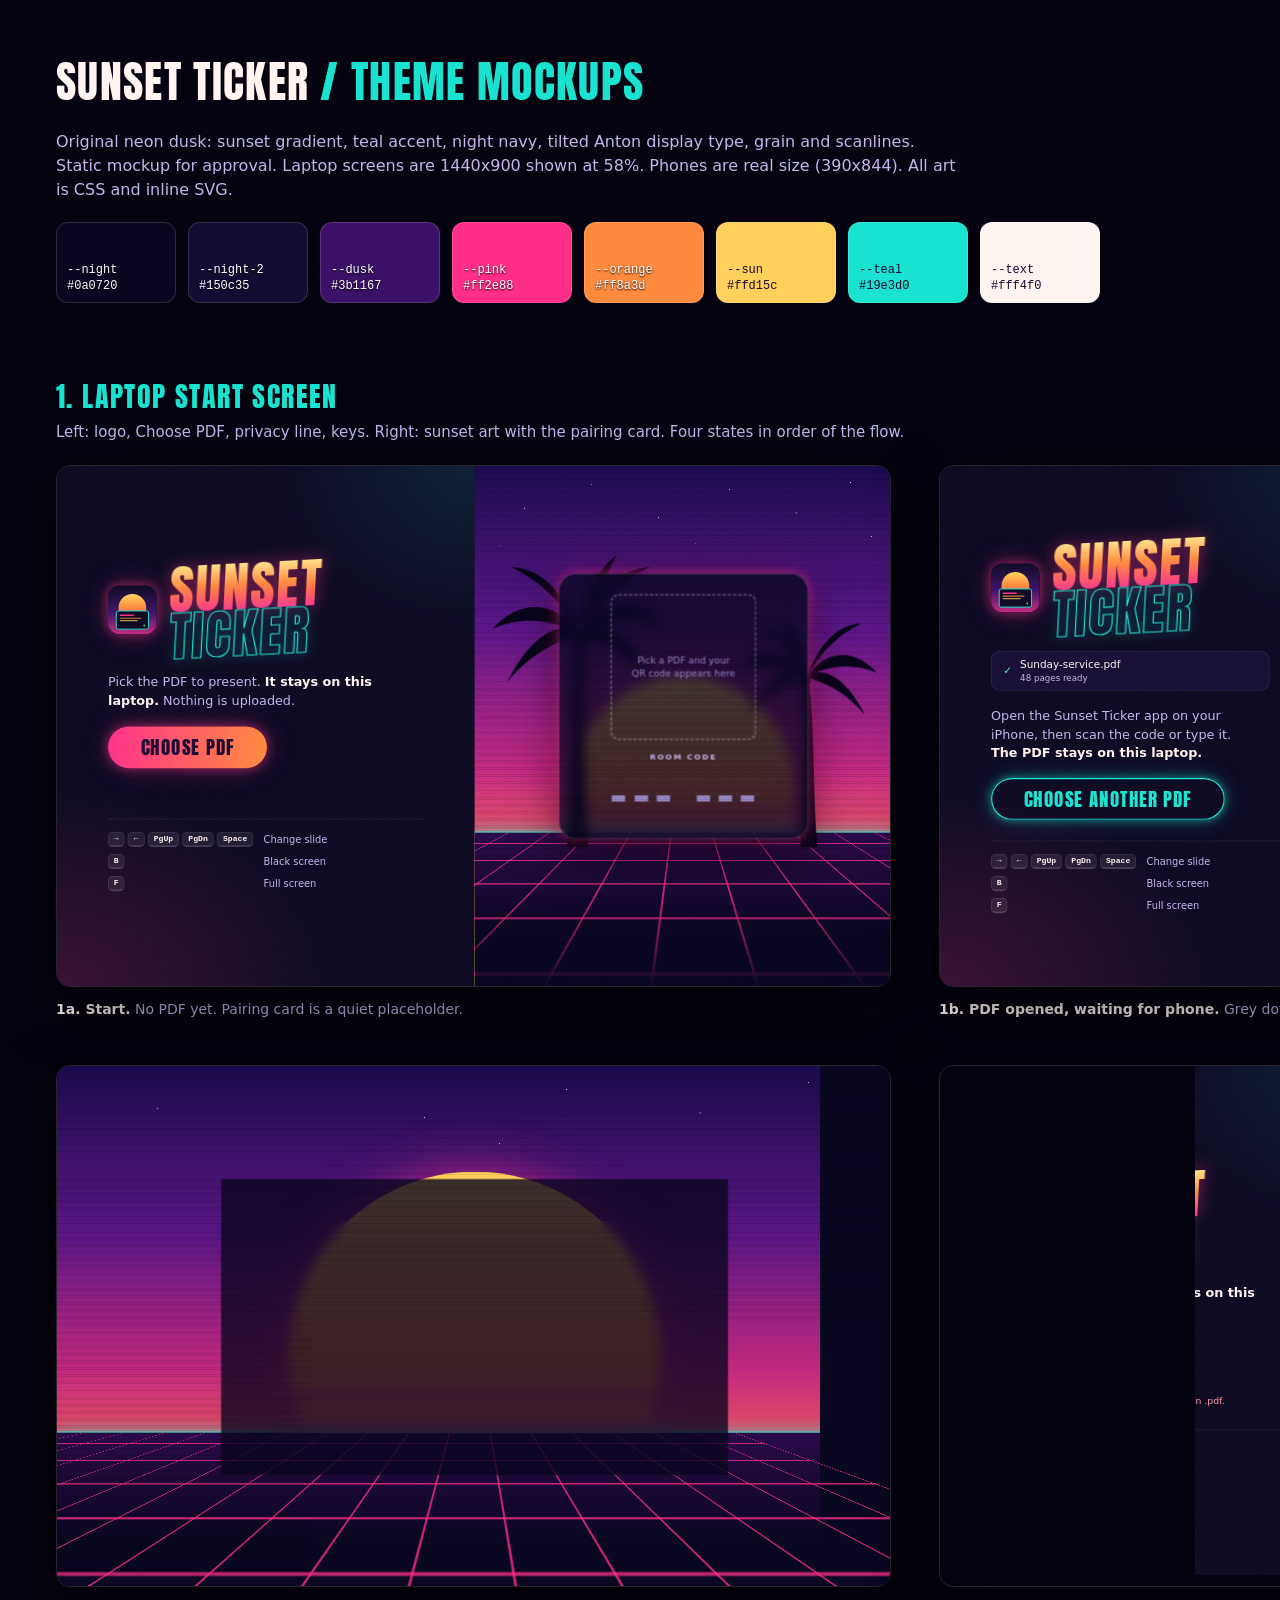
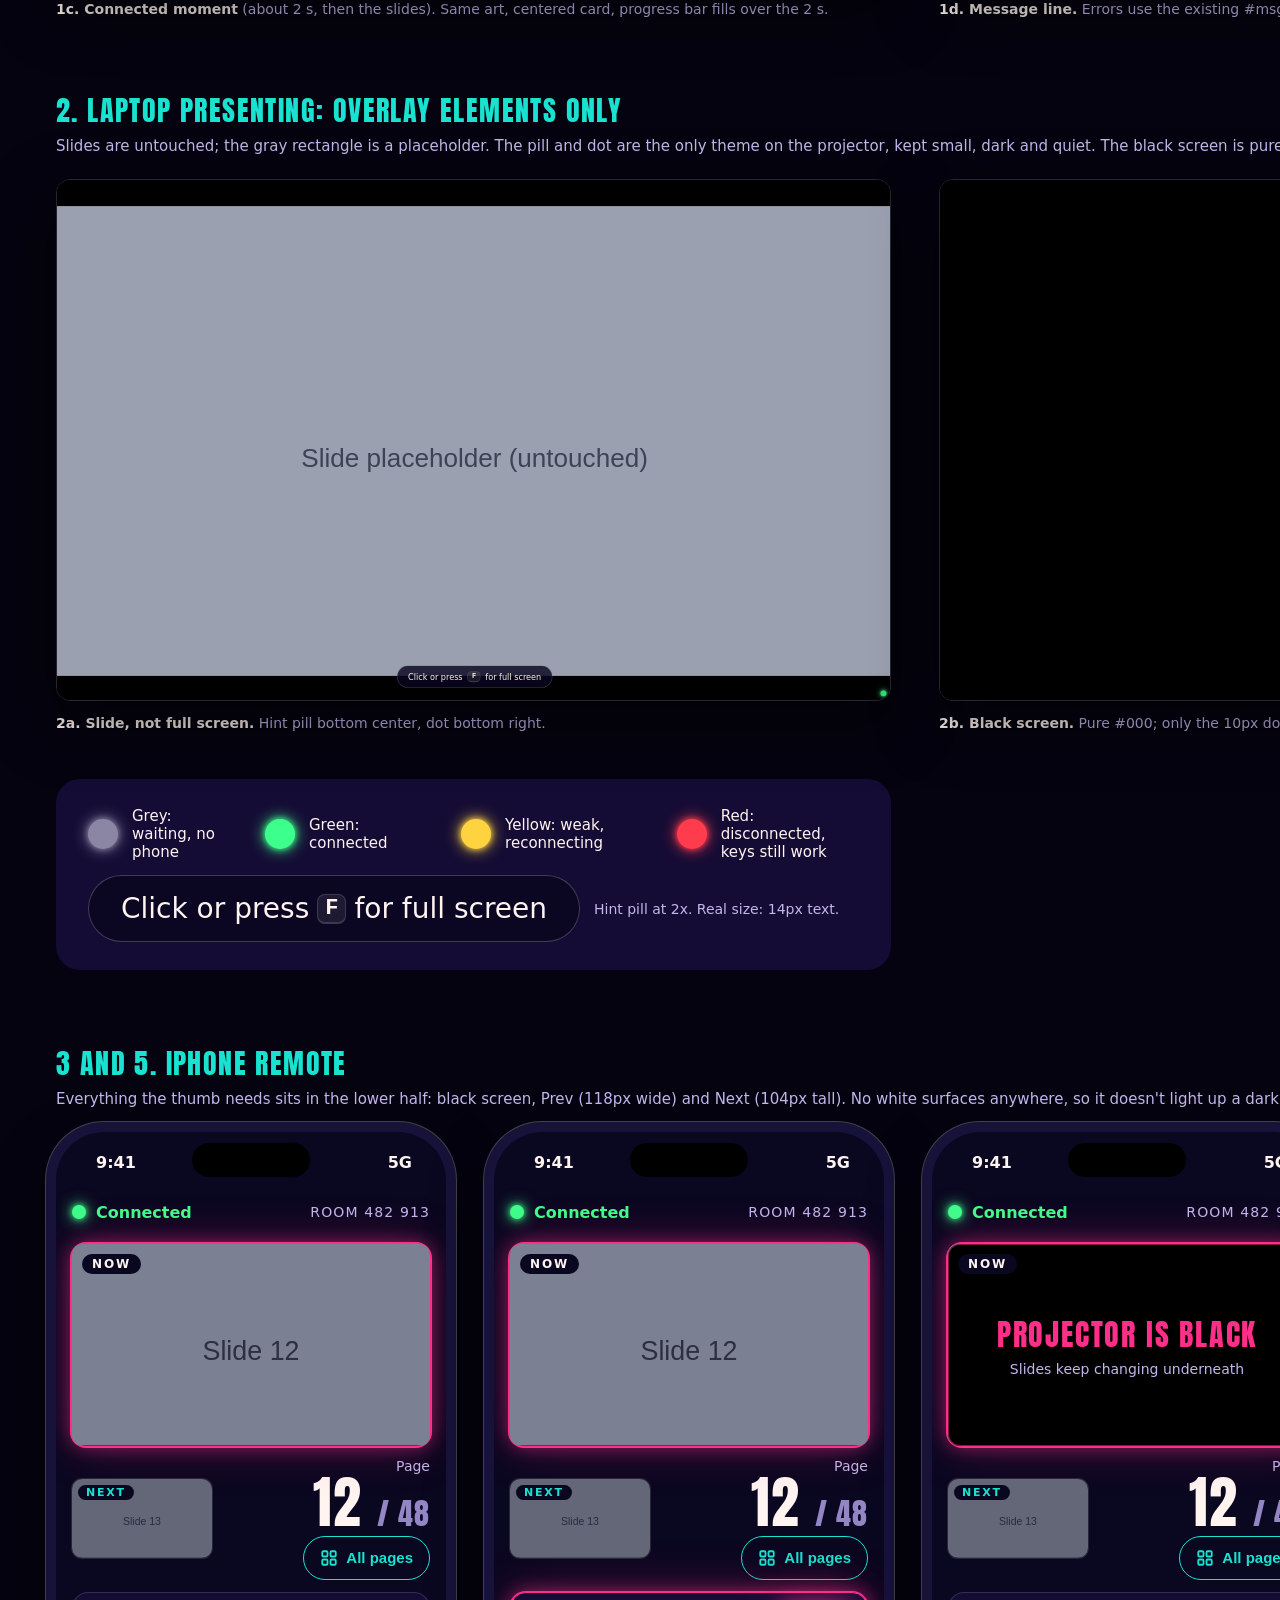
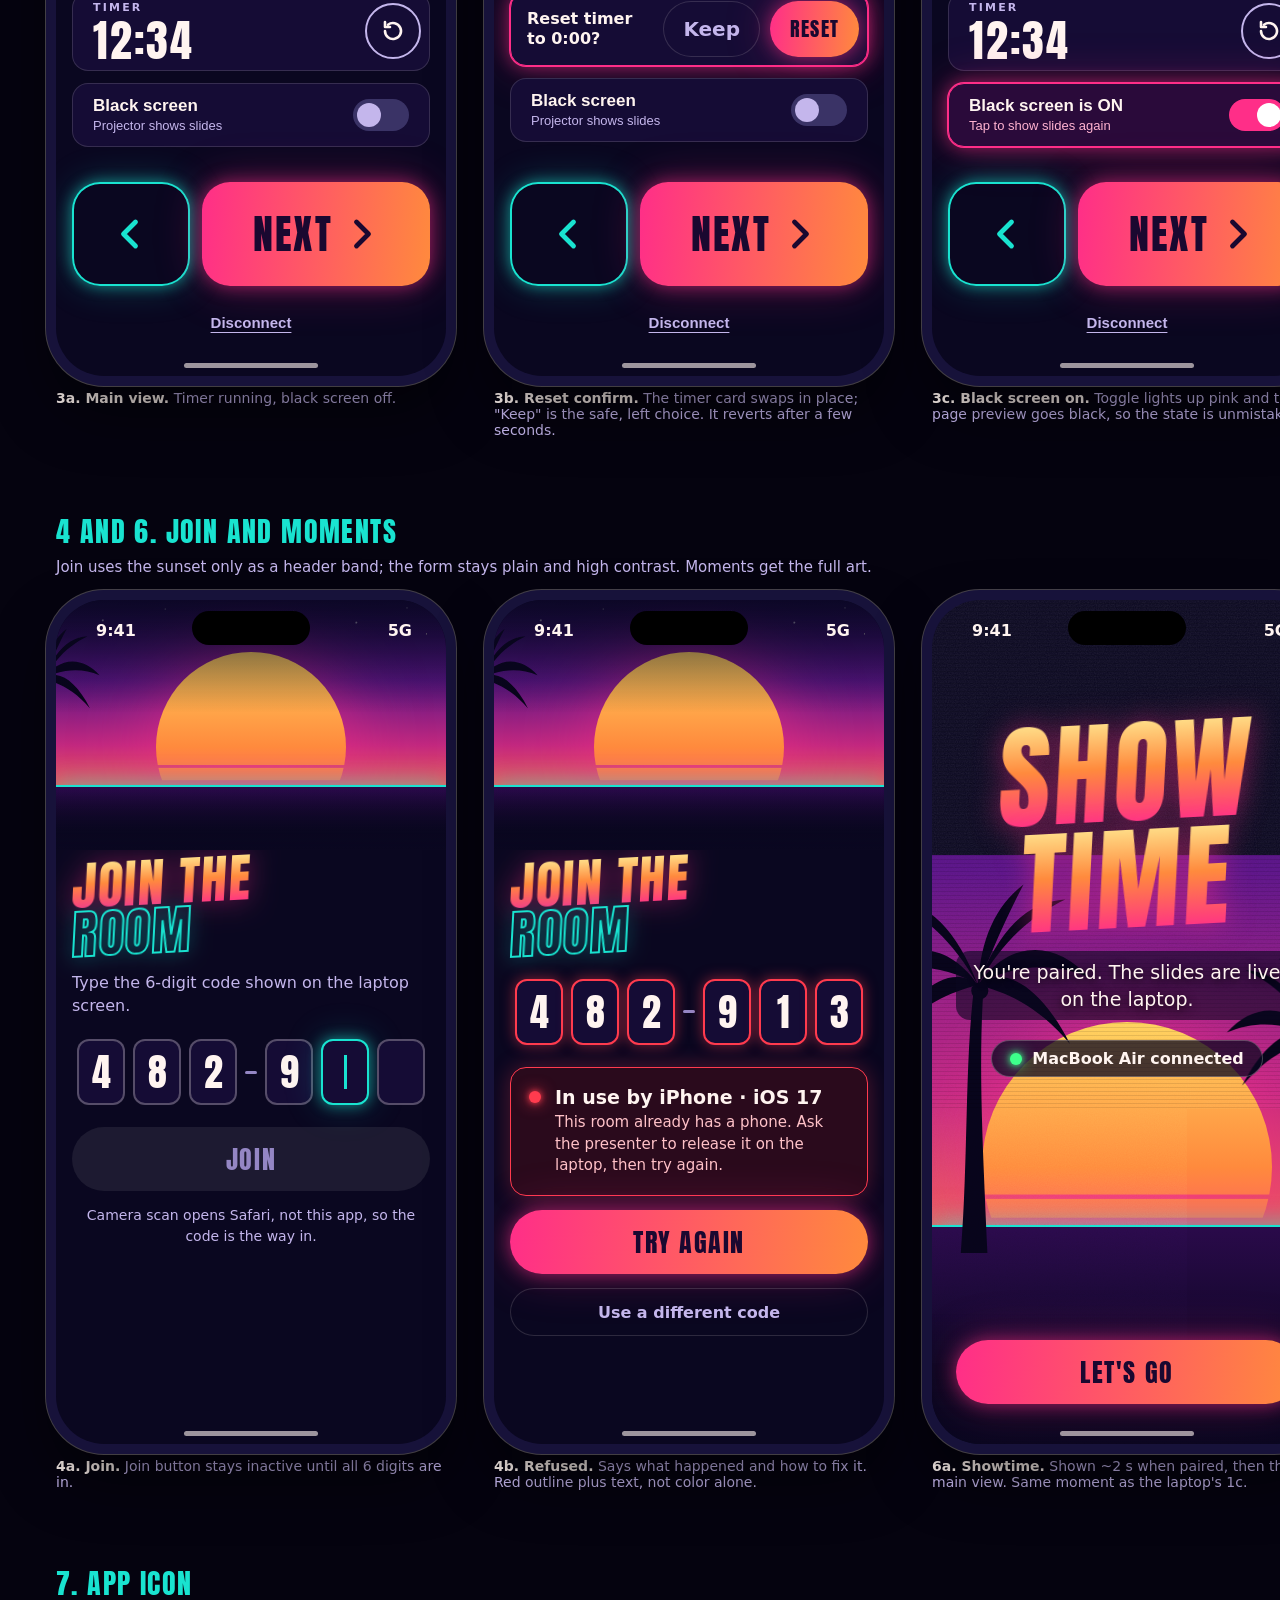
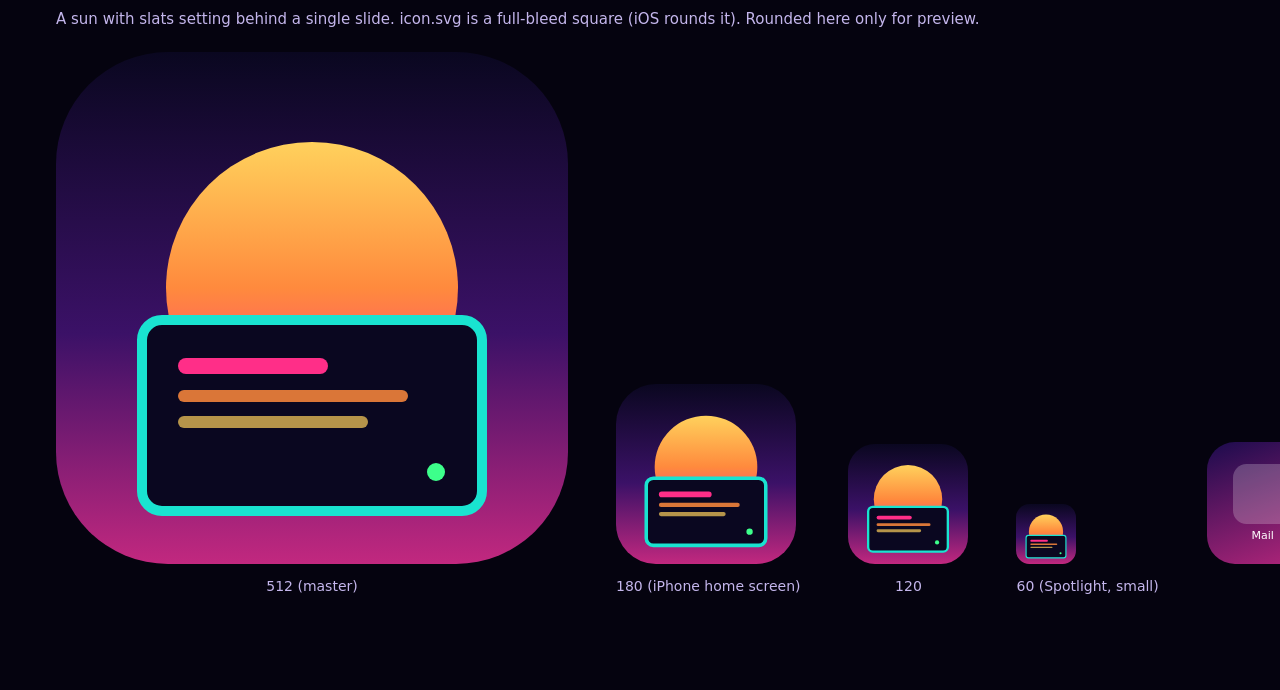
<file: design-system/index.html>
<!doctype html>
<html lang="en">
<head>
<meta charset="utf-8">
<meta name="viewport" content="width=device-width, initial-scale=1">
<title>Sunset Ticker: theme mockups</title>
<link rel="preconnect" href="https://fonts.googleapis.com">
<link rel="preconnect" href="https://fonts.gstatic.com" crossorigin>
<link href="https://fonts.googleapis.com/css2?family=Anton&display=swap" rel="stylesheet">
<link rel="stylesheet" href="tokens.css">
<style>
*, *::before, *::after { box-sizing: border-box; }
body { margin: 0; background: #05030f; color: var(--text); font-family: var(--font-body); }
.page { width: 1900px; padding: 48px 56px 96px; }
.page > header h1 { font-family: var(--font-display); font-weight: 400; font-size: 44px; margin: 0; letter-spacing: var(--track-display); text-transform: uppercase; }
.page > header p { color: var(--text-soft); max-width: 900px; line-height: 1.5; }
.sw { display: flex; gap: 12px; flex-wrap: wrap; margin: 20px 0 8px; }
.sw span { width: 120px; padding: 40px 10px 8px; border-radius: 12px; font: 12px/1.3 ui-monospace, Menlo, monospace; color: #fff; text-shadow: 0 1px 2px #000; border: 1px solid var(--line); }
h2.sec { font-family: var(--font-display); font-weight: 400; font-size: 28px; letter-spacing: .05em; text-transform: uppercase; color: var(--teal); margin: 72px 0 6px; }
.note { color: var(--text-soft); margin: 0 0 24px; font-size: 15px; }
.row { display: flex; flex-wrap: wrap; gap: 48px 48px; align-items: flex-start; }
figure { margin: 0; }
figure:has(> .phone) { width: 390px; }
figcaption { margin-top: 14px; font-size: 14px; color: var(--text-soft); }
figcaption b { color: var(--text); }

/* ---- scaled laptop frame: real 1440x900 inside, shown at 58% ---- */
.lap-wrap { width: 835px; height: 522px; border-radius: 14px; overflow: hidden; border: 1px solid var(--line); box-shadow: 0 20px 60px rgba(0,0,0,.6); position: relative; }
.lap { width: 1440px; height: 900px; transform: scale(.58); transform-origin: 0 0; position: absolute; left: 0; top: 0; background: var(--night); overflow: hidden; }

/* ======================= SHARED ART ======================= */
.art { position: absolute; inset: 0; overflow: hidden; --horizon: 30%; --sun-w: 380px; background: var(--grad-sunset); }
.art::before { content: ""; position: absolute; inset: 0; background: var(--tex-grain); opacity: .16; mix-blend-mode: overlay; z-index: 6; pointer-events: none; }
.art::after  { content: ""; position: absolute; inset: 0; background: var(--tex-scan); opacity: .45; z-index: 6; pointer-events: none; }
.art .stars { position: absolute; inset: 0 0 55% 0; background:
  radial-gradient(1.5px 1.5px at 12% 18%, #fff, transparent), radial-gradient(1px 1px at 28% 8%, #fff, transparent),
  radial-gradient(1.5px 1.5px at 44% 22%, #fff, transparent), radial-gradient(1px 1px at 61% 10%, #fff, transparent),
  radial-gradient(1.5px 1.5px at 77% 20%, #fff, transparent), radial-gradient(1px 1px at 90% 7%, #fff, transparent),
  radial-gradient(1px 1px at 6% 34%, #ffd, transparent), radial-gradient(1px 1px at 53% 33%, #ffd, transparent), radial-gradient(1px 1px at 95% 30%, #ffd, transparent); }
.art .sun { position: absolute; left: 50%; transform: translateX(-50%); width: var(--sun-w); height: var(--sun-w); bottom: calc(var(--horizon) - var(--sun-w) * .30); filter: drop-shadow(0 0 40px rgba(255,46,136,.6)); }
.art .floor { position: absolute; left: 0; right: 0; bottom: 0; height: var(--horizon); background: linear-gradient(180deg, #2a0a4a 0%, #0a0720 70%); border-top: 2px solid var(--teal); box-shadow: 0 -2px 24px rgba(25,227,208,.55); overflow: hidden; z-index: 2; }
.art .floor::before { content: ""; position: absolute; left: -60%; right: -60%; top: 0; bottom: -40%;
  background: repeating-linear-gradient(90deg, rgba(255,46,136,.75) 0 2px, transparent 2px 70px), repeating-linear-gradient(0deg, rgba(255,46,136,.75) 0 2px, transparent 2px 38px);
  transform: perspective(260px) rotateX(58deg); transform-origin: 50% 0; }
.art .floor::after { content: ""; position: absolute; inset: 0; background: linear-gradient(180deg, transparent 40%, #0a0720 100%); }
.art .palm { position: absolute; z-index: 3; fill: #07041a; bottom: calc(var(--horizon) - 28px); height: var(--palm-h, 520px); width: calc(var(--palm-h, 520px) * .6125); }
.art .palm.l { left: 24px; } .art .palm.r { right: -10px; transform: scaleX(-1) scale(.8); transform-origin: bottom center; }
.art .dim { position: absolute; inset: 0; z-index: 4; }

/* ======================= COMPONENTS ======================= */
.dot { --c: var(--st-grey); display: inline-block; width: 12px; height: 12px; border-radius: 50%; background: var(--c); box-shadow: 0 0 6px var(--c), 0 0 16px var(--c); flex: none; }
.dot.grey { --c: var(--st-grey); } .dot.green { --c: var(--st-green); } .dot.yellow { --c: var(--st-yellow); } .dot.red { --c: var(--st-red); }
.dot.pulse { animation: pulse 1.8s ease-in-out infinite; }
@keyframes pulse { 50% { opacity: .35; } }

.display { font-family: var(--font-display); font-weight: 400; text-transform: uppercase; letter-spacing: var(--track-display); line-height: .95; margin: 0; }
.tilt { display: inline-block; transform: var(--tilt); }
.grad-text { background: var(--grad-text); -webkit-background-clip: text; background-clip: text; color: transparent; filter: drop-shadow(0 0 14px rgba(255,46,136,.5)); }
.outline-text { color: transparent; -webkit-text-stroke: 2px var(--teal); filter: drop-shadow(0 0 10px rgba(25,227,208,.6)); }

.btn { display: inline-flex; align-items: center; justify-content: center; gap: 10px; min-height: var(--tap); padding: 0 40px; border: 0; border-radius: var(--r-pill); background: var(--grad-btn); color: var(--ink); font-family: var(--font-display); font-size: 26px; letter-spacing: .06em; text-transform: uppercase; box-shadow: var(--glow-pink); cursor: pointer; }
.btn:focus-visible { outline: none; box-shadow: var(--focus); }
.btn.ghost { background: transparent; color: var(--teal); box-shadow: inset 0 0 0 2px var(--teal), var(--glow-teal); }
.btn.quiet { background: transparent; color: var(--text-soft); box-shadow: inset 0 0 0 1px var(--line); font-family: var(--font-body); font-size: 16px; font-weight: 600; letter-spacing: 0; text-transform: none; padding: 0 22px; min-height: 48px; }
.btn.off { background: rgba(255,244,240,.08); color: var(--text-dim); box-shadow: none; }
.btn svg { width: 24px; height: 24px; fill: none; stroke: currentColor; stroke-width: 3; stroke-linecap: round; stroke-linejoin: round; }
kbd { font: 600 14px ui-monospace, Menlo, Consolas, monospace; color: var(--text); background: rgba(255,244,240,.08); border: 1px solid var(--line); border-bottom-width: 3px; border-radius: 8px; padding: 3px 9px; white-space: nowrap; }

/* ======================= LAPTOP START ======================= */
.start { display: grid; grid-template-columns: 1fr 1fr; height: 100%; }
.start .left { position: relative; padding: 0 88px; display: flex; flex-direction: column; justify-content: center; gap: 28px; background: radial-gradient(700px 500px at 0% 100%, rgba(255,46,136,.18), transparent 70%), radial-gradient(500px 400px at 100% 0%, rgba(25,227,208,.10), transparent 70%), var(--night); }
.start .left::after { content: ""; position: absolute; inset: 0; background: var(--tex-grain); opacity: .06; mix-blend-mode: screen; pointer-events: none; }
.start .right { position: relative; }
.logo { display: flex; align-items: center; gap: 22px; }
.logo img { width: 84px; height: 84px; border-radius: 20px; box-shadow: var(--glow-pink); }
.logo h1 { font-size: 92px; line-height: .88; }
.start .lead { font-size: 22px; line-height: 1.45; color: var(--text-soft); margin: 0; max-width: 460px; }
.start .lead b { color: var(--text); font-weight: 600; }
.start .actions { display: flex; align-items: center; gap: 24px; }
.start .btn { min-height: 72px; font-size: 32px; padding: 0 56px; }
.msg { min-height: 1.4em; margin: 0; font-size: 16px; color: var(--text); }
.keys { display: grid; grid-template-columns: auto auto; justify-content: start; gap: 12px 18px; align-items: center; margin: 8px 0 0; padding: 22px 0 0; border-top: 1px solid var(--line); font-size: 17px; color: var(--text-soft); }
.keys dt { display: flex; gap: 6px; } .keys dd { margin: 0; }
.file-chip { display: inline-flex; align-items: center; gap: 14px; padding: 12px 20px; border-radius: var(--r-md); background: var(--night-2); border: 1px solid var(--line); font-size: 18px; max-width: 480px; }
.file-chip small { color: var(--text-soft); font-size: 15px; }
.file-chip .ok { color: var(--st-green); font-weight: 700; }

.pair { position: absolute; z-index: 5; left: 50%; top: 46%; transform: translate(-50%, -50%); width: 430px; padding: 34px 34px 30px; text-align: center; border-radius: 30px; background: rgba(10,7,32,.78); border: 1px solid rgba(255,244,240,.22); backdrop-filter: blur(10px); box-shadow: 0 30px 80px rgba(0,0,0,.55), var(--glow-pink); }
.qr { width: 252px; height: 252px; margin: 0 auto 22px; padding: 14px; background: #fff; border-radius: 14px; }
.qr svg { display: block; width: 100%; height: 100%; }
.qr.empty { background: transparent; border: 3px dashed rgba(255,244,240,.28); display: grid; place-items: center; color: var(--text-dim); font-size: 16px; line-height: 1.4; padding: 30px; }
.label { font-size: 13px; font-weight: 700; letter-spacing: .22em; text-transform: uppercase; color: var(--text-soft); }
.code { font-family: var(--font-display); font-size: 92px; line-height: 1; letter-spacing: .1em; margin: 6px 0 4px; padding-left: .1em; text-shadow: 0 0 22px rgba(25,227,208,.55); }
.code.empty { color: var(--text-dim); text-shadow: none; }
.pair .how { margin: 8px 0 0; font-size: 16px; line-height: 1.45; color: var(--text-soft); }
.status-line { display: flex; align-items: center; justify-content: center; gap: 12px; margin-top: 20px; padding-top: 18px; border-top: 1px solid var(--line); font-size: 17px; color: var(--text); }

.moment { position: absolute; inset: 0; z-index: 5; display: grid; place-items: center; }
.moment .card { text-align: center; padding: 48px 80px 44px; border-radius: 34px; background: rgba(10,7,32,.8); border: 1px solid rgba(255,244,240,.22); backdrop-filter: blur(10px); box-shadow: var(--glow-pink); }
.moment .card .display { font-size: 128px; }
.moment .dev { margin: 18px 0 0; font-size: 30px; font-weight: 600; display: flex; gap: 14px; align-items: center; justify-content: center; }
.moment .dev .dot { width: 18px; height: 18px; }
.bar { margin: 30px auto 0; width: 360px; height: 6px; border-radius: 3px; background: rgba(255,244,240,.14); overflow: hidden; }
.bar i { display: block; height: 100%; width: 70%; background: var(--grad-btn); box-shadow: var(--glow-pink); }
.moment .sub { margin: 14px 0 0; color: var(--text-soft); font-size: 18px; }

/* ======================= LAPTOP PRESENTING OVERLAY ======================= */
.stage { background: #000; position: absolute; inset: 0; display: grid; place-items: center; }
.stage .slide { width: 1440px; height: 810px; }
.stage .slide svg { display: block; width: 100%; height: 100%; }
.hint { position: absolute; left: 50%; bottom: 24px; transform: translateX(-50%); margin: 0; padding: 9px 18px; border-radius: var(--r-pill); background: rgba(10,7,32,.82); border: 1px solid rgba(255,244,240,.22); color: var(--text); font-size: 14px; display: flex; gap: 8px; align-items: center; white-space: nowrap; }
.hint kbd { font-size: 12px; padding: 1px 7px; border-bottom-width: 2px; }
.stage .dot { position: absolute; right: 10px; bottom: 10px; width: 10px; height: 10px; box-shadow: 0 0 5px var(--c), 0 0 12px var(--c); opacity: .85; }
.black { background: #000; position: absolute; inset: 0; }
.legend { display: grid; grid-template-columns: repeat(4, auto); gap: 14px 40px; align-items: center; padding: 28px 32px; background: var(--night-2); border-radius: var(--r-lg); width: 835px; }
.legend div { display: flex; align-items: center; gap: 14px; font-size: 15px; }
.legend .dot { width: 30px; height: 30px; }
.legend .zoom { grid-column: 1 / -1; }
.legend .hint { position: static; transform: none; font-size: 28px; padding: 16px 32px; }
.legend .hint kbd { font-size: 22px; }

/* ======================= PHONE ======================= */
.phone { width: 390px; height: 844px; position: relative; overflow: hidden; border-radius: 48px; background: var(--night); box-shadow: 0 0 0 10px #17123a, 0 0 0 11px rgba(255,244,240,.25), 0 30px 60px rgba(0,0,0,.6); display: flex; flex-direction: column; }
.phone .sb { position: absolute; top: 0; left: 0; right: 0; height: 54px; z-index: 9; display: flex; justify-content: space-between; align-items: center; padding: 6px 34px 0 40px; font: 600 16px var(--font-body); }
.phone .sb::after { content: ""; position: absolute; left: 50%; top: 11px; width: 118px; height: 34px; margin-left: -59px; border-radius: 20px; background: #000; }
.phone .home { position: absolute; bottom: 8px; left: 50%; width: 134px; height: 5px; margin-left: -67px; border-radius: 3px; background: rgba(255,244,240,.6); z-index: 9; }
.p-body { position: relative; z-index: 3; flex: 1; display: flex; flex-direction: column; gap: 12px; padding: 60px 16px 30px; min-height: 0; }
.p-top { display: flex; align-items: center; justify-content: space-between; height: 40px; }
.p-top .st { display: flex; align-items: center; gap: 10px; font-size: 16px; font-weight: 700; }
.p-top .st.green { color: var(--st-green); } .p-top .st.yellow { color: var(--st-yellow); } .p-top .st.red { color: var(--st-red); }
.p-top .st .dot { width: 14px; height: 14px; }
.p-top .room { font-size: 14px; color: var(--text-soft); letter-spacing: .08em; }
.ph { display: block; width: 100%; height: auto; border-radius: 10px; }
.now { position: relative; border-radius: 14px; box-shadow: 0 0 0 2px var(--pink), var(--glow-pink); }
.now .tag { position: absolute; left: 10px; top: 10px; padding: 3px 10px; border-radius: 999px; background: var(--night); color: var(--text); font: 700 12px var(--font-body); letter-spacing: .16em; }
.now .veil { position: absolute; inset: 0; border-radius: 12px; background: #000; display: grid; place-items: center; text-align: center; color: var(--pink); font-family: var(--font-display); font-size: 30px; letter-spacing: .06em; text-transform: uppercase; box-shadow: inset 0 0 0 1px rgba(255,46,136,.5); }
.now .veil small { display: block; font: 500 14px var(--font-body); letter-spacing: 0; text-transform: none; color: var(--text-soft); margin-top: 4px; }
.info { display: flex; gap: 14px; align-items: center; }
.next { position: relative; width: 140px; flex: none; }
.next .ph { opacity: .92; box-shadow: 0 0 0 1px var(--line); }
.next .tag { position: absolute; left: 6px; top: 6px; padding: 1px 8px; border-radius: 999px; background: var(--night); font: 700 11px var(--font-body); letter-spacing: .16em; color: var(--teal); }
.pg { flex: 1; text-align: right; }
.pg .n { font-family: var(--font-display); font-size: 56px; line-height: 1; letter-spacing: .02em; }
.pg .n span { color: var(--text-dim); font-size: 30px; }
.pg .l { font-size: 14px; color: var(--text-soft); }
.chip { display: inline-flex; align-items: center; gap: 8px; min-height: 44px; padding: 0 16px; margin-top: 6px; border-radius: 999px; border: 1px solid var(--teal); color: var(--teal); font-size: 15px; font-weight: 700; background: transparent; }
.chip svg { width: 18px; height: 18px; fill: none; stroke: currentColor; stroke-width: 2.4; }
.timer { display: flex; align-items: center; justify-content: space-between; padding: 8px 8px 8px 20px; min-height: 72px; border-radius: var(--r-md); background: var(--night-2); border: 1px solid var(--line); }
.timer .t { font-family: var(--font-display); font-size: 44px; letter-spacing: .04em; font-variant-numeric: tabular-nums; line-height: 1; }
.timer .t small { display: block; font: 700 11px var(--font-body); letter-spacing: .2em; color: var(--text-soft); margin-bottom: 4px; }
.round { width: var(--tap); height: var(--tap); border-radius: 50%; border: 2px solid var(--text-soft); background: transparent; color: var(--text); display: grid; place-items: center; }
.round svg { width: 24px; height: 24px; fill: none; stroke: currentColor; stroke-width: 2.6; stroke-linecap: round; stroke-linejoin: round; }
.timer.confirm { border-color: var(--pink); box-shadow: 0 0 0 1px var(--pink), var(--glow-pink); padding-left: 16px; gap: 10px; }
.timer.confirm .q { font-size: 16px; font-weight: 600; line-height: 1.25; flex: 1; }
.timer.confirm .btn { min-height: var(--tap); padding: 0 20px; font-size: 20px; }
.toggle { display: flex; align-items: center; justify-content: space-between; min-height: 64px; padding: 0 20px; border-radius: var(--r-md); background: var(--night-2); border: 1px solid var(--line); color: var(--text); font-size: 17px; font-weight: 700; width: 100%; text-align: left; }
.toggle small { display: block; font-weight: 500; font-size: 13px; color: var(--text-soft); margin-top: 2px; }
.sw-track { width: 56px; height: 32px; border-radius: 16px; background: #3a3366; position: relative; flex: none; }
.sw-track::after { content: ""; position: absolute; left: 4px; top: 4px; width: 24px; height: 24px; border-radius: 50%; background: var(--text-soft); }
.toggle.on { border-color: var(--pink); background: #2a0a3a; box-shadow: 0 0 0 1px var(--pink), var(--glow-pink); }
.toggle.on small { color: #ffb3d1; }
.toggle.on .sw-track { background: var(--pink); }
.toggle.on .sw-track::after { left: 28px; background: #fff; }
.nav { margin-top: auto; display: flex; gap: 12px; }
.nav .btn { min-height: 104px; border-radius: 28px; font-size: 40px; }
.nav .prev { width: 118px; padding: 0; }
.nav .nextb { flex: 1; }
.nav .btn svg { width: 36px; height: 36px; stroke-width: 3.2; }
.discon { align-self: center; min-height: 48px; padding: 0 20px; background: none; border: 0; color: var(--text-soft); font-size: 15px; font-weight: 600; text-decoration: underline; text-underline-offset: 4px; }

/* thumbs */
.th-head { display: flex; justify-content: space-between; align-items: center; min-height: 48px; }
.th-head .display { font-size: 34px; }
.th-grid { display: grid; grid-template-columns: repeat(3, 1fr); gap: 12px 10px; overflow: hidden; flex: 1; -webkit-mask-image: linear-gradient(#000 88%, transparent); mask-image: linear-gradient(#000 88%, transparent); }
.th { position: relative; text-align: center; font-size: 13px; color: var(--text-soft); }
.th .ph { border-radius: 6px; box-shadow: 0 0 0 1px var(--line); }
.th span { display: block; margin-top: 4px; }
.th.cur .ph { box-shadow: 0 0 0 3px var(--teal), var(--glow-teal); }
.th.cur span { color: var(--teal); font-weight: 700; }
.th.cur::after { content: "NOW"; position: absolute; left: 5px; top: 5px; padding: 1px 7px; border-radius: 999px; background: var(--teal); color: var(--ink); font: 800 10px var(--font-body); letter-spacing: .12em; }

/* join */
.join-art { position: relative; height: 250px; margin: -60px -16px 0; flex: none; }
.phone .join-art .art { --horizon: 26%; --sun-w: 190px; --palm-h: 190px; }
.join-art .art .dim { background: linear-gradient(rgba(10,7,32,.85), transparent 45%); }
.join-art::after { content: ""; position: absolute; left: 0; right: 0; bottom: 0; height: 60px; background: linear-gradient(transparent, var(--night)); z-index: 7; }
.join h2 { font-size: 52px; margin-top: -6px; }
.join p { margin: 0; color: var(--text-soft); font-size: 16px; line-height: 1.45; }
.digits { display: flex; gap: 8px; align-items: center; justify-content: center; margin: 8px 0; }
.digits .d { width: 48px; height: 66px; border-radius: 12px; background: var(--night-2); border: 2px solid rgba(255,244,240,.28); display: grid; place-items: center; font-family: var(--font-display); font-size: 38px; }
.digits .d.cur { border-color: var(--teal); box-shadow: var(--glow-teal); }
.digits .d.cur::after { content: ""; width: 3px; height: 34px; background: var(--teal); animation: pulse 1s steps(2) infinite; }
.digits .gap { width: 12px; height: 3px; background: var(--text-dim); border-radius: 2px; }
.digits.bad .d { border-color: var(--st-red); box-shadow: 0 0 14px rgba(255,59,78,.5); }
.refuse { display: flex; gap: 14px; padding: 18px 18px; border-radius: var(--r-md); background: #2a0a1c; border: 1px solid var(--st-red); box-shadow: 0 0 22px rgba(255,59,78,.3); }
.refuse .dot { margin-top: 5px; }
.refuse b { display: block; font-size: 19px; margin-bottom: 4px; }
.refuse span { color: #ffc2c8; font-size: 15px; line-height: 1.45; }

/* moments */
.phone .art { --horizon: 26%; --sun-w: 290px; --palm-h: 380px; z-index: 1; }
.phone .palm.l { left: -70px; } .phone .palm.r { right: -110px; }
.moment-p { position: relative; z-index: 5; flex: 1; display: flex; flex-direction: column; align-items: center; padding: 120px 24px 40px; text-align: center; }
.moment-p .display { font-size: 112px; }
.moment-p .sub { margin: 18px 0 0; padding: 8px 14px; border-radius: 14px; background: rgba(10,7,32,.6); font-size: 19px; line-height: 1.4; color: var(--text); text-shadow: 0 2px 10px #000; }
.moment-p .pill { margin-top: 20px; display: inline-flex; align-items: center; gap: 10px; padding: 8px 18px; border-radius: 999px; background: rgba(10,7,32,.75); border: 1px solid rgba(255,244,240,.25); font-weight: 700; }
.moment-p .bottom { margin-top: auto; width: 100%; display: flex; flex-direction: column; gap: 10px; position: relative; z-index: 6; }
.moment-p .btn { min-height: 64px; width: 100%; }
.moment-p .stat { padding: 8px 22px; border-radius: 16px; background: rgba(10,7,32,.78); font-family: var(--font-display); font-size: 40px; letter-spacing: .04em; }
.moment-p .stat small { display: block; font: 700 11px var(--font-body); letter-spacing: .2em; color: var(--text-soft); }

/* icon */
.icons { display: flex; gap: 48px; align-items: flex-end; flex-wrap: wrap; }
.icons img { display: block; }
.icons .r180 { border-radius: 40px; } .icons .r60 { border-radius: 13.5px; } .icons .r120 { border-radius: 27px; }
.icons figure { text-align: center; }
.home-strip { padding: 22px 26px; border-radius: 28px; background: linear-gradient(160deg, #1b0b4d, #c2287f 70%, #ff8a3d); display: flex; gap: 22px; align-items: flex-start; }
.home-strip div { width: 60px; text-align: center; font-size: 11px; color: #fff; }
.home-strip i { display: block; width: 60px; height: 60px; border-radius: 13.5px; background: rgba(255,255,255,.22); margin-bottom: 5px; }
.home-strip img { border-radius: 13.5px; margin-bottom: 5px; }
</style>
</head>
<body>

<!-- Shared art, defined once and reused with <use> -->
<svg width="0" height="0" style="position:absolute" aria-hidden="true">
  <defs>
    <linearGradient id="g-sun" x1="0" y1="0" x2="0" y2="1"><stop offset="0" stop-color="#ffd15c"/><stop offset=".5" stop-color="#ff8a3d"/><stop offset="1" stop-color="#ff2e88"/></linearGradient>
    <mask id="m-slats"><rect width="400" height="400" fill="#fff"/><rect y="238" width="400" height="6" fill="#000"/><rect y="270" width="400" height="10" fill="#000"/><rect y="306" width="400" height="14" fill="#000"/><rect y="346" width="400" height="20" fill="#000"/></mask>
    <symbol id="sunart" viewBox="0 0 400 400"><g mask="url(#m-slats)"><circle cx="200" cy="200" r="200" fill="url(#g-sun)"/></g></symbol>
    <!-- palm silhouette: curved trunk + 7 fronds -->
    <symbol id="palm" viewBox="0 0 245 400">
      <path d="M104 400 C 112 300 108 200 118 120 L 128 120 C 122 205 128 300 132 400 Z"/>
      <path d="M122 118 C 90 70 40 70 5 110 C 45 92 90 98 122 118Z"/>
      <path d="M122 118 C 95 95 55 120 25 180 C 60 138 95 125 122 118Z"/>
      <path d="M122 118 C 100 60 70 30 30 28 C 65 45 95 70 122 118Z"/>
      <path d="M122 118 C 154 70 204 70 239 110 C 199 92 154 98 122 118Z"/>
      <path d="M122 118 C 149 95 189 120 219 180 C 184 138 149 125 122 118Z"/>
      <path d="M122 118 C 144 60 174 30 214 28 C 179 45 149 70 122 118Z"/>
      <path d="M122 118 C 125 70 140 35 170 12 C 150 50 138 80 122 118Z"/>
      <circle cx="124" cy="124" r="9"/>
    </symbol>
    <symbol id="arrR" viewBox="0 0 24 24"><polyline points="9 4 17 12 9 20"/></symbol>
    <symbol id="arrL" viewBox="0 0 24 24"><polyline points="15 4 7 12 15 20"/></symbol>
    <symbol id="reset" viewBox="0 0 24 24"><path d="M4 12a8 8 0 1 0 3-6.2"/><polyline points="4 3 4 8 9 8"/></symbol>
    <symbol id="grid" viewBox="0 0 24 24"><rect x="3" y="3" width="7" height="7" rx="1.5"/><rect x="14" y="3" width="7" height="7" rx="1.5"/><rect x="3" y="14" width="7" height="7" rx="1.5"/><rect x="14" y="14" width="7" height="7" rx="1.5"/></symbol>
  </defs>
</svg>

<div class="page">
<header>
  <h1>Sunset Ticker <span style="color:var(--teal)">/ theme mockups</span></h1>
  <p>Original neon dusk: sunset gradient, teal accent, night navy, tilted Anton display type, grain and scanlines. Static mockup for approval. Laptop screens are 1440x900 shown at 58%. Phones are real size (390x844). All art is CSS and inline SVG.</p>
  <div class="sw">
    <span style="background:#0a0720">--night<br>#0a0720</span>
    <span style="background:#150c35">--night-2<br>#150c35</span>
    <span style="background:#3b1167">--dusk<br>#3b1167</span>
    <span style="background:#ff2e88">--pink<br>#ff2e88</span>
    <span style="background:#ff8a3d">--orange<br>#ff8a3d</span>
    <span style="background:#ffd15c;color:#1a0830;text-shadow:none">--sun<br>#ffd15c</span>
    <span style="background:#19e3d0;color:#1a0830;text-shadow:none">--teal<br>#19e3d0</span>
    <span style="background:#fff4f0;color:#1a0830;text-shadow:none">--text<br>#fff4f0</span>
  </div>
</header>

<!-- ============ 1. LAPTOP START ============ -->
<h2 class="sec">1. Laptop start screen</h2>
<p class="note">Left: logo, Choose PDF, privacy line, keys. Right: sunset art with the pairing card. Four states in order of the flow.</p>
<div class="row">

<figure><div class="lap-wrap"><div class="lap">
  <main class="start" id="start-a">
    <section class="left">
      <div class="logo"><img src="icon.svg" alt=""><h1 class="display"><span class="tilt grad-text">Sunset</span><br><span class="tilt outline-text">Ticker</span></h1></div>
      <p class="lead">Pick the PDF to present. <b>It stays on this laptop.</b> Nothing is uploaded.</p>
      <div class="actions"><label class="btn">Choose PDF</label></div>
      <p class="msg" role="status">&nbsp;</p>
      <dl class="keys">
        <dt><kbd>&rarr;</kbd><kbd>&larr;</kbd><kbd>PgUp</kbd><kbd>PgDn</kbd><kbd>Space</kbd></dt><dd>Change slide</dd>
        <dt><kbd>B</kbd></dt><dd>Black screen</dd>
        <dt><kbd>F</kbd></dt><dd>Full screen</dd>
      </dl>
    </section>
    <section class="right"><div class="art"><i class="stars"></i><svg class="sun"><use href="#sunart"/></svg><i class="floor"></i><svg class="palm l"><use href="#palm"/></svg><svg class="palm r"><use href="#palm"/></svg></div>
      <div class="pair">
        <div class="qr empty">Pick a PDF and your QR code appears here</div>
        <div class="label">Room code</div>
        <div class="code empty">--- ---</div>
      </div>
    </section>
  </main>
</div></div><figcaption><b>1a. Start.</b> No PDF yet. Pairing card is a quiet placeholder.</figcaption></figure>

<figure><div class="lap-wrap"><div class="lap">
  <main class="start" id="start-b">
    <section class="left">
      <div class="logo"><img src="icon.svg" alt=""><h1 class="display"><span class="tilt grad-text">Sunset</span><br><span class="tilt outline-text">Ticker</span></h1></div>
      <div class="file-chip"><span class="ok">&#10003;</span><span>Sunday-service.pdf<br><small>48 pages ready</small></span></div>
      <p class="lead">Open the Sunset Ticker app on your iPhone, then scan the code or type it. <b>The PDF stays on this laptop.</b></p>
      <div class="actions"><label class="btn ghost">Choose another PDF</label></div>
      <dl class="keys">
        <dt><kbd>&rarr;</kbd><kbd>&larr;</kbd><kbd>PgUp</kbd><kbd>PgDn</kbd><kbd>Space</kbd></dt><dd>Change slide</dd>
        <dt><kbd>B</kbd></dt><dd>Black screen</dd>
        <dt><kbd>F</kbd></dt><dd>Full screen</dd>
      </dl>
    </section>
    <section class="right"><div class="art"><i class="stars"></i><svg class="sun"><use href="#sunart"/></svg><i class="floor"></i><svg class="palm l"><use href="#palm"/></svg><svg class="palm r"><use href="#palm"/></svg></div>
      <div class="pair">
        <div class="qr"><svg viewBox="0 0 25 25" shape-rendering="crispEdges" role="img" aria-label="QR code placeholder"><g fill="#0a0720"><rect x="8" y="0" width="1" height="1"/><rect x="9" y="0" width="1" height="1"/><rect x="11" y="0" width="1" height="1"/><rect x="13" y="0" width="1" height="1"/><rect x="14" y="0" width="1" height="1"/><rect x="16" y="0" width="1" height="1"/><rect x="8" y="1" width="1" height="1"/><rect x="9" y="1" width="1" height="1"/><rect x="10" y="1" width="1" height="1"/><rect x="11" y="1" width="1" height="1"/><rect x="13" y="1" width="1" height="1"/><rect x="14" y="1" width="1" height="1"/><rect x="9" y="2" width="1" height="1"/><rect x="11" y="2" width="1" height="1"/><rect x="13" y="2" width="1" height="1"/><rect x="14" y="2" width="1" height="1"/><rect x="15" y="2" width="1" height="1"/><rect x="16" y="2" width="1" height="1"/><rect x="9" y="3" width="1" height="1"/><rect x="12" y="3" width="1" height="1"/><rect x="14" y="3" width="1" height="1"/><rect x="15" y="3" width="1" height="1"/><rect x="16" y="3" width="1" height="1"/><rect x="9" y="4" width="1" height="1"/><rect x="10" y="4" width="1" height="1"/><rect x="12" y="4" width="1" height="1"/><rect x="13" y="4" width="1" height="1"/><rect x="16" y="4" width="1" height="1"/><rect x="12" y="5" width="1" height="1"/><rect x="14" y="5" width="1" height="1"/><rect x="15" y="5" width="1" height="1"/><rect x="8" y="6" width="1" height="1"/><rect x="10" y="6" width="1" height="1"/><rect x="15" y="6" width="1" height="1"/><rect x="10" y="7" width="1" height="1"/><rect x="13" y="7" width="1" height="1"/><rect x="15" y="7" width="1" height="1"/><rect x="3" y="8" width="1" height="1"/><rect x="4" y="8" width="1" height="1"/><rect x="6" y="8" width="1" height="1"/><rect x="7" y="8" width="1" height="1"/><rect x="8" y="8" width="1" height="1"/><rect x="9" y="8" width="1" height="1"/><rect x="10" y="8" width="1" height="1"/><rect x="12" y="8" width="1" height="1"/><rect x="13" y="8" width="1" height="1"/><rect x="14" y="8" width="1" height="1"/><rect x="16" y="8" width="1" height="1"/><rect x="17" y="8" width="1" height="1"/><rect x="22" y="8" width="1" height="1"/><rect x="23" y="8" width="1" height="1"/><rect x="24" y="8" width="1" height="1"/><rect x="2" y="9" width="1" height="1"/><rect x="3" y="9" width="1" height="1"/><rect x="4" y="9" width="1" height="1"/><rect x="5" y="9" width="1" height="1"/><rect x="8" y="9" width="1" height="1"/><rect x="9" y="9" width="1" height="1"/><rect x="10" y="9" width="1" height="1"/><rect x="11" y="9" width="1" height="1"/><rect x="18" y="9" width="1" height="1"/><rect x="23" y="9" width="1" height="1"/><rect x="24" y="9" width="1" height="1"/><rect x="0" y="10" width="1" height="1"/><rect x="2" y="10" width="1" height="1"/><rect x="3" y="10" width="1" height="1"/><rect x="4" y="10" width="1" height="1"/><rect x="5" y="10" width="1" height="1"/><rect x="6" y="10" width="1" height="1"/><rect x="7" y="10" width="1" height="1"/><rect x="8" y="10" width="1" height="1"/><rect x="9" y="10" width="1" height="1"/><rect x="10" y="10" width="1" height="1"/><rect x="11" y="10" width="1" height="1"/><rect x="12" y="10" width="1" height="1"/><rect x="15" y="10" width="1" height="1"/><rect x="16" y="10" width="1" height="1"/><rect x="17" y="10" width="1" height="1"/><rect x="18" y="10" width="1" height="1"/><rect x="19" y="10" width="1" height="1"/><rect x="22" y="10" width="1" height="1"/><rect x="24" y="10" width="1" height="1"/><rect x="0" y="11" width="1" height="1"/><rect x="1" y="11" width="1" height="1"/><rect x="2" y="11" width="1" height="1"/><rect x="4" y="11" width="1" height="1"/><rect x="5" y="11" width="1" height="1"/><rect x="8" y="11" width="1" height="1"/><rect x="10" y="11" width="1" height="1"/><rect x="15" y="11" width="1" height="1"/><rect x="16" y="11" width="1" height="1"/><rect x="17" y="11" width="1" height="1"/><rect x="21" y="11" width="1" height="1"/><rect x="22" y="11" width="1" height="1"/><rect x="4" y="12" width="1" height="1"/><rect x="6" y="12" width="1" height="1"/><rect x="7" y="12" width="1" height="1"/><rect x="8" y="12" width="1" height="1"/><rect x="9" y="12" width="1" height="1"/><rect x="10" y="12" width="1" height="1"/><rect x="13" y="12" width="1" height="1"/><rect x="17" y="12" width="1" height="1"/><rect x="18" y="12" width="1" height="1"/><rect x="19" y="12" width="1" height="1"/><rect x="20" y="12" width="1" height="1"/><rect x="21" y="12" width="1" height="1"/><rect x="0" y="13" width="1" height="1"/><rect x="3" y="13" width="1" height="1"/><rect x="8" y="13" width="1" height="1"/><rect x="9" y="13" width="1" height="1"/><rect x="11" y="13" width="1" height="1"/><rect x="14" y="13" width="1" height="1"/><rect x="15" y="13" width="1" height="1"/><rect x="18" y="13" width="1" height="1"/><rect x="19" y="13" width="1" height="1"/><rect x="20" y="13" width="1" height="1"/><rect x="23" y="13" width="1" height="1"/><rect x="2" y="14" width="1" height="1"/><rect x="4" y="14" width="1" height="1"/><rect x="5" y="14" width="1" height="1"/><rect x="10" y="14" width="1" height="1"/><rect x="13" y="14" width="1" height="1"/><rect x="14" y="14" width="1" height="1"/><rect x="15" y="14" width="1" height="1"/><rect x="16" y="14" width="1" height="1"/><rect x="18" y="14" width="1" height="1"/><rect x="19" y="14" width="1" height="1"/><rect x="20" y="14" width="1" height="1"/><rect x="22" y="14" width="1" height="1"/><rect x="23" y="14" width="1" height="1"/><rect x="1" y="15" width="1" height="1"/><rect x="6" y="15" width="1" height="1"/><rect x="7" y="15" width="1" height="1"/><rect x="8" y="15" width="1" height="1"/><rect x="9" y="15" width="1" height="1"/><rect x="11" y="15" width="1" height="1"/><rect x="12" y="15" width="1" height="1"/><rect x="15" y="15" width="1" height="1"/><rect x="19" y="15" width="1" height="1"/><rect x="21" y="15" width="1" height="1"/><rect x="22" y="15" width="1" height="1"/><rect x="3" y="16" width="1" height="1"/><rect x="8" y="16" width="1" height="1"/><rect x="10" y="16" width="1" height="1"/><rect x="15" y="16" width="1" height="1"/><rect x="19" y="16" width="1" height="1"/><rect x="20" y="16" width="1" height="1"/><rect x="21" y="16" width="1" height="1"/><rect x="22" y="16" width="1" height="1"/><rect x="23" y="16" width="1" height="1"/><rect x="24" y="16" width="1" height="1"/><rect x="11" y="17" width="1" height="1"/><rect x="14" y="17" width="1" height="1"/><rect x="17" y="17" width="1" height="1"/><rect x="19" y="17" width="1" height="1"/><rect x="23" y="17" width="1" height="1"/><rect x="24" y="17" width="1" height="1"/><rect x="9" y="18" width="1" height="1"/><rect x="10" y="18" width="1" height="1"/><rect x="11" y="18" width="1" height="1"/><rect x="13" y="18" width="1" height="1"/><rect x="15" y="18" width="1" height="1"/><rect x="16" y="18" width="1" height="1"/><rect x="17" y="18" width="1" height="1"/><rect x="20" y="18" width="1" height="1"/><rect x="24" y="18" width="1" height="1"/><rect x="8" y="19" width="1" height="1"/><rect x="9" y="19" width="1" height="1"/><rect x="11" y="19" width="1" height="1"/><rect x="12" y="19" width="1" height="1"/><rect x="13" y="19" width="1" height="1"/><rect x="16" y="19" width="1" height="1"/><rect x="17" y="19" width="1" height="1"/><rect x="21" y="19" width="1" height="1"/><rect x="22" y="19" width="1" height="1"/><rect x="24" y="19" width="1" height="1"/><rect x="8" y="20" width="1" height="1"/><rect x="12" y="20" width="1" height="1"/><rect x="14" y="20" width="1" height="1"/><rect x="16" y="20" width="1" height="1"/><rect x="17" y="20" width="1" height="1"/><rect x="20" y="20" width="1" height="1"/><rect x="21" y="20" width="1" height="1"/><rect x="23" y="20" width="1" height="1"/><rect x="24" y="20" width="1" height="1"/><rect x="8" y="21" width="1" height="1"/><rect x="9" y="21" width="1" height="1"/><rect x="10" y="21" width="1" height="1"/><rect x="11" y="21" width="1" height="1"/><rect x="12" y="21" width="1" height="1"/><rect x="14" y="21" width="1" height="1"/><rect x="16" y="21" width="1" height="1"/><rect x="17" y="21" width="1" height="1"/><rect x="18" y="21" width="1" height="1"/><rect x="19" y="21" width="1" height="1"/><rect x="20" y="21" width="1" height="1"/><rect x="23" y="21" width="1" height="1"/><rect x="24" y="21" width="1" height="1"/><rect x="9" y="22" width="1" height="1"/><rect x="11" y="22" width="1" height="1"/><rect x="14" y="22" width="1" height="1"/><rect x="18" y="22" width="1" height="1"/><rect x="22" y="22" width="1" height="1"/><rect x="23" y="22" width="1" height="1"/><rect x="24" y="22" width="1" height="1"/><rect x="8" y="23" width="1" height="1"/><rect x="9" y="23" width="1" height="1"/><rect x="11" y="23" width="1" height="1"/><rect x="12" y="23" width="1" height="1"/><rect x="13" y="23" width="1" height="1"/><rect x="17" y="23" width="1" height="1"/><rect x="18" y="23" width="1" height="1"/><rect x="19" y="23" width="1" height="1"/><rect x="20" y="23" width="1" height="1"/><rect x="21" y="23" width="1" height="1"/><rect x="22" y="23" width="1" height="1"/><rect x="23" y="23" width="1" height="1"/><rect x="10" y="24" width="1" height="1"/><rect x="12" y="24" width="1" height="1"/><rect x="13" y="24" width="1" height="1"/><rect x="14" y="24" width="1" height="1"/><rect x="15" y="24" width="1" height="1"/><rect x="16" y="24" width="1" height="1"/><rect x="18" y="24" width="1" height="1"/><rect x="20" y="24" width="1" height="1"/><rect x="21" y="24" width="1" height="1"/><rect x="22" y="24" width="1" height="1"/><rect x="23" y="24" width="1" height="1"/><rect x="24" y="24" width="1" height="1"/></g><rect x="0" y="0" width="7" height="7" fill="#0a0720"/><rect x="1" y="1" width="5" height="5" fill="#fff"/><rect x="2" y="2" width="3" height="3" fill="#0a0720"/><rect x="18" y="0" width="7" height="7" fill="#0a0720"/><rect x="19" y="1" width="5" height="5" fill="#fff"/><rect x="20" y="2" width="3" height="3" fill="#0a0720"/><rect x="0" y="18" width="7" height="7" fill="#0a0720"/><rect x="1" y="19" width="5" height="5" fill="#fff"/><rect x="2" y="20" width="3" height="3" fill="#0a0720"/></svg></div>
        <div class="label">Room code</div>
        <div class="code">482 913</div>
        <p class="how">Scan with the iPhone Camera, or type the code in the app.</p>
        <div class="status-line"><span class="dot grey pulse"></span>Waiting for your phone</div>
      </div>
    </section>
  </main>
</div></div><figcaption><b>1b. PDF opened, waiting for phone.</b> Grey dot pulses slowly (still, with reduced motion).</figcaption></figure>

<figure><div class="lap-wrap"><div class="lap">
  <div class="art" style="--horizon:30%;--sun-w:640px;--palm-h:700px"><i class="stars"></i><svg class="sun"><use href="#sunart"/></svg><i class="floor"></i><svg class="palm l"><use href="#palm"/></svg><svg class="palm r"><use href="#palm"/></svg></div>
  <div class="moment"><div class="card">
    <div class="label">Phone paired</div>
    <h2 class="display" style="margin-top:10px"><span class="tilt grad-text">Connected</span></h2>
    <p class="dev"><span class="dot green"></span>iPhone &middot; iOS 18</p>
    <div class="bar"><i></i></div>
    <p class="sub">Starting your slides&hellip;</p>
  </div></div>
</div></div><figcaption><b>1c. Connected moment</b> (about 2 s, then the slides). Same art, centered card, progress bar fills over the 2 s.</figcaption></figure>

<figure><div class="lap-wrap"><div class="lap">
  <main class="start">
    <section class="left">
      <div class="logo"><img src="icon.svg" alt=""><h1 class="display"><span class="tilt grad-text">Sunset</span><br><span class="tilt outline-text">Ticker</span></h1></div>
      <p class="lead">Pick the PDF to present. <b>It stays on this laptop.</b></p>
      <div class="actions"><label class="btn">Choose PDF</label></div>
      <p class="msg" role="status" style="color:#ff9aa5"><b>That file isn't a PDF.</b> Pick a file that ends in .pdf.</p>
      <dl class="keys"><dt><kbd>B</kbd></dt><dd>Black screen</dd><dt><kbd>F</kbd></dt><dd>Full screen</dd></dl>
    </section>
    <section class="right"><div class="art"><i class="stars"></i><svg class="sun"><use href="#sunart"/></svg><i class="floor"></i><svg class="palm l"><use href="#palm"/></svg><svg class="palm r"><use href="#palm"/></svg></div>
      <div class="pair"><div class="qr empty">Pick a PDF and your QR code appears here</div><div class="label">Room code</div><div class="code empty">--- ---</div></div>
    </section>
  </main>
</div></div><figcaption><b>1d. Message line.</b> Errors use the existing #msg slot: plain words, what to do next.</figcaption></figure>
</div>

<!-- ============ 2. PRESENTING OVERLAYS ============ -->
<h2 class="sec">2. Laptop presenting: overlay elements only</h2>
<p class="note">Slides are untouched; the gray rectangle is a placeholder. The pill and dot are the only theme on the projector, kept small, dark and quiet. The black screen is pure #000 with only the dot.</p>
<div class="row">
<figure><div class="lap-wrap"><div class="lap"><div class="stage">
  <div class="slide"><svg viewBox="0 0 160 90"><rect width="160" height="90" fill="#9aa0b0"/><text x="80" y="50" font-size="5" text-anchor="middle" fill="#3d4254" font-family="sans-serif">Slide placeholder (untouched)</text></svg></div>
  <p class="hint">Click or press <kbd>F</kbd> for full screen</p>
  <span class="dot green"></span>
</div></div></div><figcaption><b>2a. Slide, not full screen.</b> Hint pill bottom center, dot bottom right.</figcaption></figure>

<figure><div class="lap-wrap"><div class="lap"><div class="stage"><div class="black"></div><span class="dot green" style="z-index:2"></span></div></div></div>
<figcaption><b>2b. Black screen.</b> Pure #000; only the 10px dot remains (as in the current build).</figcaption></figure>

<div class="legend">
  <div><span class="dot grey"></span>Grey: waiting, no phone</div>
  <div><span class="dot green"></span>Green: connected</div>
  <div><span class="dot yellow"></span>Yellow: weak, reconnecting</div>
  <div><span class="dot red"></span>Red: disconnected, keys still work</div>
  <div class="zoom"><p class="hint">Click or press <kbd>F</kbd> for full screen</p><span style="color:var(--text-soft);font-size:14px">Hint pill at 2x. Real size: 14px text.</span></div>
</div>
</div>

<!-- ============ 3 + 5. PHONE REMOTE ============ -->
<h2 class="sec">3 and 5. iPhone remote</h2>
<p class="note">Everything the thumb needs sits in the lower half: black screen, Prev (118px wide) and Next (104px tall). No white surfaces anywhere, so it doesn't light up a dark church.</p>
<div class="row">

<figure><div class="phone">
  <div class="sb"><span>9:41</span><span>5G</span></div><div class="home"></div>
  <div class="p-body">
    <div class="p-top"><span class="st green"><span class="dot green"></span>Connected</span><span class="room">ROOM 482 913</span></div>
    <div class="now"><svg class="ph" viewBox="0 0 160 90"><rect width="160" height="90" rx="4" fill="#7b8092"/><text x="80" y="52" font-size="12" text-anchor="middle" fill="#2b2f40" font-family="sans-serif">Slide 12</text></svg><span class="tag">NOW</span></div>
    <div class="info">
      <div class="next"><svg class="ph" viewBox="0 0 160 90"><rect width="160" height="90" rx="4" fill="#6b7080"/><text x="80" y="52" font-size="12" text-anchor="middle" fill="#2b2f40" font-family="sans-serif">Slide 13</text></svg><span class="tag">NEXT</span></div>
      <div class="pg"><div class="l">Page</div><div class="n">12 <span>/ 48</span></div><button class="chip"><svg><use href="#grid"/></svg>All pages</button></div>
    </div>
    <div class="timer"><div class="t"><small>TIMER</small>12:34</div><button class="round" aria-label="Reset timer"><svg><use href="#reset"/></svg></button></div>
    <button class="toggle"><span>Black screen<small>Projector shows slides</small></span><i class="sw-track"></i></button>
    <div class="nav"><button class="btn ghost prev" aria-label="Previous page"><svg><use href="#arrL"/></svg></button><button class="btn nextb">Next<svg><use href="#arrR"/></svg></button></div>
    <button class="discon">Disconnect</button>
  </div>
</div><figcaption><b>3a. Main view.</b> Timer running, black screen off.</figcaption></figure>

<figure><div class="phone">
  <div class="sb"><span>9:41</span><span>5G</span></div><div class="home"></div>
  <div class="p-body">
    <div class="p-top"><span class="st green"><span class="dot green"></span>Connected</span><span class="room">ROOM 482 913</span></div>
    <div class="now"><svg class="ph" viewBox="0 0 160 90"><rect width="160" height="90" rx="4" fill="#7b8092"/><text x="80" y="52" font-size="12" text-anchor="middle" fill="#2b2f40" font-family="sans-serif">Slide 12</text></svg><span class="tag">NOW</span></div>
    <div class="info">
      <div class="next"><svg class="ph" viewBox="0 0 160 90"><rect width="160" height="90" rx="4" fill="#6b7080"/><text x="80" y="52" font-size="12" text-anchor="middle" fill="#2b2f40" font-family="sans-serif">Slide 13</text></svg><span class="tag">NEXT</span></div>
      <div class="pg"><div class="l">Page</div><div class="n">12 <span>/ 48</span></div><button class="chip"><svg><use href="#grid"/></svg>All pages</button></div>
    </div>
    <div class="timer confirm"><div class="q">Reset timer to 0:00?</div><button class="btn quiet" style="min-height:var(--tap)">Keep</button><button class="btn">Reset</button></div>
    <button class="toggle"><span>Black screen<small>Projector shows slides</small></span><i class="sw-track"></i></button>
    <div class="nav"><button class="btn ghost prev" aria-label="Previous page"><svg><use href="#arrL"/></svg></button><button class="btn nextb">Next<svg><use href="#arrR"/></svg></button></div>
    <button class="discon">Disconnect</button>
  </div>
</div><figcaption><b>3b. Reset confirm.</b> The timer card swaps in place; "Keep" is the safe, left choice. It reverts after a few seconds.</figcaption></figure>

<figure><div class="phone">
  <div class="sb"><span>9:41</span><span>5G</span></div><div class="home"></div>
  <div class="p-body">
    <div class="p-top"><span class="st green"><span class="dot green"></span>Connected</span><span class="room">ROOM 482 913</span></div>
    <div class="now"><svg class="ph" viewBox="0 0 160 90"><rect width="160" height="90" rx="4" fill="#7b8092"/></svg><div class="veil"><div>Projector is black<small>Slides keep changing underneath</small></div></div><span class="tag">NOW</span></div>
    <div class="info">
      <div class="next"><svg class="ph" viewBox="0 0 160 90"><rect width="160" height="90" rx="4" fill="#6b7080"/><text x="80" y="52" font-size="12" text-anchor="middle" fill="#2b2f40" font-family="sans-serif">Slide 13</text></svg><span class="tag">NEXT</span></div>
      <div class="pg"><div class="l">Page</div><div class="n">12 <span>/ 48</span></div><button class="chip"><svg><use href="#grid"/></svg>All pages</button></div>
    </div>
    <div class="timer"><div class="t"><small>TIMER</small>12:34</div><button class="round" aria-label="Reset timer"><svg><use href="#reset"/></svg></button></div>
    <button class="toggle on"><span>Black screen is ON<small>Tap to show slides again</small></span><i class="sw-track"></i></button>
    <div class="nav"><button class="btn ghost prev" aria-label="Previous page"><svg><use href="#arrL"/></svg></button><button class="btn nextb">Next<svg><use href="#arrR"/></svg></button></div>
    <button class="discon">Disconnect</button>
  </div>
</div><figcaption><b>3c. Black screen on.</b> Toggle lights up pink and the page preview goes black, so the state is unmistakable.</figcaption></figure>

<figure><div class="phone">
  <div class="sb"><span>9:41</span><span>5G</span></div><div class="home"></div>
  <div class="p-body">
    <div class="p-top"><span class="st green"><span class="dot green"></span>Connected</span><span class="room">ROOM 482 913</span></div>
    <div class="th-head"><h2 class="display"><span class="tilt grad-text">Jump to page</span></h2><button class="btn quiet">Close</button></div>
    <div class="th-grid"><div class="th"><svg class="ph" viewBox="0 0 160 90"><rect width="160" height="90" rx="4" fill="#6b7080"/><text x="80" y="52" font-size="14" text-anchor="middle" fill="#2b2f40" font-family="sans-serif">1</text></svg><span>1</span></div><div class="th"><svg class="ph" viewBox="0 0 160 90"><rect width="160" height="90" rx="4" fill="#6b7080"/><text x="80" y="52" font-size="14" text-anchor="middle" fill="#2b2f40" font-family="sans-serif">2</text></svg><span>2</span></div><div class="th"><svg class="ph" viewBox="0 0 160 90"><rect width="160" height="90" rx="4" fill="#6b7080"/><text x="80" y="52" font-size="14" text-anchor="middle" fill="#2b2f40" font-family="sans-serif">3</text></svg><span>3</span></div><div class="th"><svg class="ph" viewBox="0 0 160 90"><rect width="160" height="90" rx="4" fill="#6b7080"/><text x="80" y="52" font-size="14" text-anchor="middle" fill="#2b2f40" font-family="sans-serif">4</text></svg><span>4</span></div><div class="th"><svg class="ph" viewBox="0 0 160 90"><rect width="160" height="90" rx="4" fill="#6b7080"/><text x="80" y="52" font-size="14" text-anchor="middle" fill="#2b2f40" font-family="sans-serif">5</text></svg><span>5</span></div><div class="th"><svg class="ph" viewBox="0 0 160 90"><rect width="160" height="90" rx="4" fill="#6b7080"/><text x="80" y="52" font-size="14" text-anchor="middle" fill="#2b2f40" font-family="sans-serif">6</text></svg><span>6</span></div><div class="th"><svg class="ph" viewBox="0 0 160 90"><rect width="160" height="90" rx="4" fill="#6b7080"/><text x="80" y="52" font-size="14" text-anchor="middle" fill="#2b2f40" font-family="sans-serif">7</text></svg><span>7</span></div><div class="th"><svg class="ph" viewBox="0 0 160 90"><rect width="160" height="90" rx="4" fill="#6b7080"/><text x="80" y="52" font-size="14" text-anchor="middle" fill="#2b2f40" font-family="sans-serif">8</text></svg><span>8</span></div><div class="th"><svg class="ph" viewBox="0 0 160 90"><rect width="160" height="90" rx="4" fill="#6b7080"/><text x="80" y="52" font-size="14" text-anchor="middle" fill="#2b2f40" font-family="sans-serif">9</text></svg><span>9</span></div><div class="th"><svg class="ph" viewBox="0 0 160 90"><rect width="160" height="90" rx="4" fill="#6b7080"/><text x="80" y="52" font-size="14" text-anchor="middle" fill="#2b2f40" font-family="sans-serif">10</text></svg><span>10</span></div><div class="th"><svg class="ph" viewBox="0 0 160 90"><rect width="160" height="90" rx="4" fill="#6b7080"/><text x="80" y="52" font-size="14" text-anchor="middle" fill="#2b2f40" font-family="sans-serif">11</text></svg><span>11</span></div><div class="th cur"><svg class="ph" viewBox="0 0 160 90"><rect width="160" height="90" rx="4" fill="#7b8092"/><text x="80" y="52" font-size="14" text-anchor="middle" fill="#2b2f40" font-family="sans-serif">12</text></svg><span>12</span></div><div class="th"><svg class="ph" viewBox="0 0 160 90"><rect width="160" height="90" rx="4" fill="#6b7080"/><text x="80" y="52" font-size="14" text-anchor="middle" fill="#2b2f40" font-family="sans-serif">13</text></svg><span>13</span></div><div class="th"><svg class="ph" viewBox="0 0 160 90"><rect width="160" height="90" rx="4" fill="#6b7080"/><text x="80" y="52" font-size="14" text-anchor="middle" fill="#2b2f40" font-family="sans-serif">14</text></svg><span>14</span></div><div class="th"><svg class="ph" viewBox="0 0 160 90"><rect width="160" height="90" rx="4" fill="#6b7080"/><text x="80" y="52" font-size="14" text-anchor="middle" fill="#2b2f40" font-family="sans-serif">15</text></svg><span>15</span></div></div>
  </div>
</div><figcaption><b>5. Thumbnail grid.</b> Current page: teal ring, glow and NOW tag (not color alone).</figcaption></figure>
</div>

<!-- ============ 4 + 6. JOIN + MOMENTS ============ -->
<h2 class="sec">4 and 6. Join and moments</h2>
<p class="note">Join uses the sunset only as a header band; the form stays plain and high contrast. Moments get the full art.</p>
<div class="row">

<figure><div class="phone join">
  <div class="sb"><span>9:41</span><span>5G</span></div><div class="home"></div>
  <div class="p-body" style="gap:14px">
    <div class="join-art"><div class="art"><i class="stars"></i><svg class="sun"><use href="#sunart"/></svg><i class="floor"></i><svg class="palm l"><use href="#palm"/></svg><svg class="palm r"><use href="#palm"/></svg><i class="dim"></i></div></div>
    <h2 class="display"><span class="tilt grad-text">Join the</span><br><span class="tilt outline-text">room</span></h2>
    <p>Type the 6-digit code shown on the laptop screen.</p>
    <div class="digits"><span class="d">4</span><span class="d">8</span><span class="d">2</span><i class="gap"></i><span class="d">9</span><span class="d cur"></span><span class="d"></span></div>
    <button class="btn off" style="width:100%;min-height:64px">Join</button>
    <p style="text-align:center;font-size:14px">Camera scan opens Safari, not this app, so the code is the way in.</p>
  </div>
</div><figcaption><b>4a. Join.</b> Join button stays inactive until all 6 digits are in.</figcaption></figure>

<figure><div class="phone join">
  <div class="sb"><span>9:41</span><span>5G</span></div><div class="home"></div>
  <div class="p-body" style="gap:14px">
    <div class="join-art"><div class="art"><i class="stars"></i><svg class="sun"><use href="#sunart"/></svg><i class="floor"></i><svg class="palm l"><use href="#palm"/></svg><svg class="palm r"><use href="#palm"/></svg><i class="dim"></i></div></div>
    <h2 class="display"><span class="tilt grad-text">Join the</span><br><span class="tilt outline-text">room</span></h2>
    <div class="digits bad"><span class="d">4</span><span class="d">8</span><span class="d">2</span><i class="gap"></i><span class="d">9</span><span class="d">1</span><span class="d">3</span></div>
    <div class="refuse" role="alert"><span class="dot red"></span><div><b>In use by iPhone &middot; iOS 17</b><span>This room already has a phone. Ask the presenter to release it on the laptop, then try again.</span></div></div>
    <button class="btn" style="width:100%;min-height:64px">Try again</button>
    <button class="btn quiet" style="width:100%">Use a different code</button>
  </div>
</div><figcaption><b>4b. Refused.</b> Says what happened and how to fix it. Red outline plus text, not color alone.</figcaption></figure>

<figure><div class="phone">
  <div class="sb"><span>9:41</span><span>5G</span></div><div class="home"></div>
  <div class="art" style="--horizon:26%;--sun-w:290px"><i class="stars"></i><svg class="sun"><use href="#sunart"/></svg><i class="floor"></i><svg class="palm l"><use href="#palm"/></svg><svg class="palm r"><use href="#palm"/></svg></div>
  <div class="moment-p">
    <h2 class="display"><span class="tilt grad-text">Show</span><br><span class="tilt grad-text">time</span></h2>
    <p class="sub">You're paired. The slides are live on the laptop.</p>
    <span class="pill"><span class="dot green"></span>MacBook Air connected</span>
    <div class="bottom"><button class="btn">Let's go</button></div>
  </div>
</div><figcaption><b>6a. Showtime.</b> Shown ~2 s when paired, then the main view. Same moment as the laptop's 1c.</figcaption></figure>

<figure><div class="phone">
  <div class="sb"><span>9:41</span><span>5G</span></div><div class="home"></div>
  <div class="art" style="--horizon:34%;--sun-w:290px"><i class="stars"></i><svg class="sun" style="bottom:calc(var(--horizon) - var(--sun-w)*.55)"><use href="#sunart"/></svg><i class="floor"></i><svg class="palm l"><use href="#palm"/></svg><svg class="palm r"><use href="#palm"/></svg></div>
  <div class="moment-p">
    <h2 class="display"><span class="tilt grad-text">That's</span><br><span class="tilt grad-text">a wrap</span></h2>
    <p class="sub">Last slide: page 48 of 48.</p>
    <div class="stat" style="margin-top:18px"><small>TOTAL TIME</small>24:18</div>
    <div class="bottom"><button class="btn ghost" style="background:rgba(10,7,32,.7)"><svg><use href="#arrL"/></svg>Back one page</button><button class="btn quiet" style="background:rgba(10,7,32,.7);color:var(--text)">Disconnect</button></div>
  </div>
</div><figcaption><b>6b. That's a wrap.</b> Sun has set further. Phone only; Prev still works so a mis-tap isn't a dead end.</figcaption></figure>
</div>

<!-- ============ 7. ICON ============ -->
<h2 class="sec">7. App icon</h2>
<p class="note">A sun with slats setting behind a single slide. icon.svg is a full-bleed square (iOS rounds it). Rounded here only for preview.</p>
<div class="icons">
  <figure><img src="icon.svg" width="512" height="512" alt="Sunset Ticker icon" style="border-radius:112px"><figcaption>512 (master)</figcaption></figure>
  <figure><img class="r180" src="icon.svg" width="180" height="180" alt=""><figcaption>180 (iPhone home screen)</figcaption></figure>
  <figure><img class="r120" src="icon.svg" width="120" height="120" alt=""><figcaption>120</figcaption></figure>
  <figure><img class="r60" src="icon.svg" width="60" height="60" alt=""><figcaption>60 (Spotlight, small)</figcaption></figure>
  <figure><div class="home-strip"><div><i></i>Mail</div><div><img src="icon.svg" width="60" height="60" alt="">Ticker</div><div><i></i>Notes</div><div><i></i>Maps</div></div><figcaption>Among other icons</figcaption></figure>
</div>
</div>
</body>
</html>
</file>
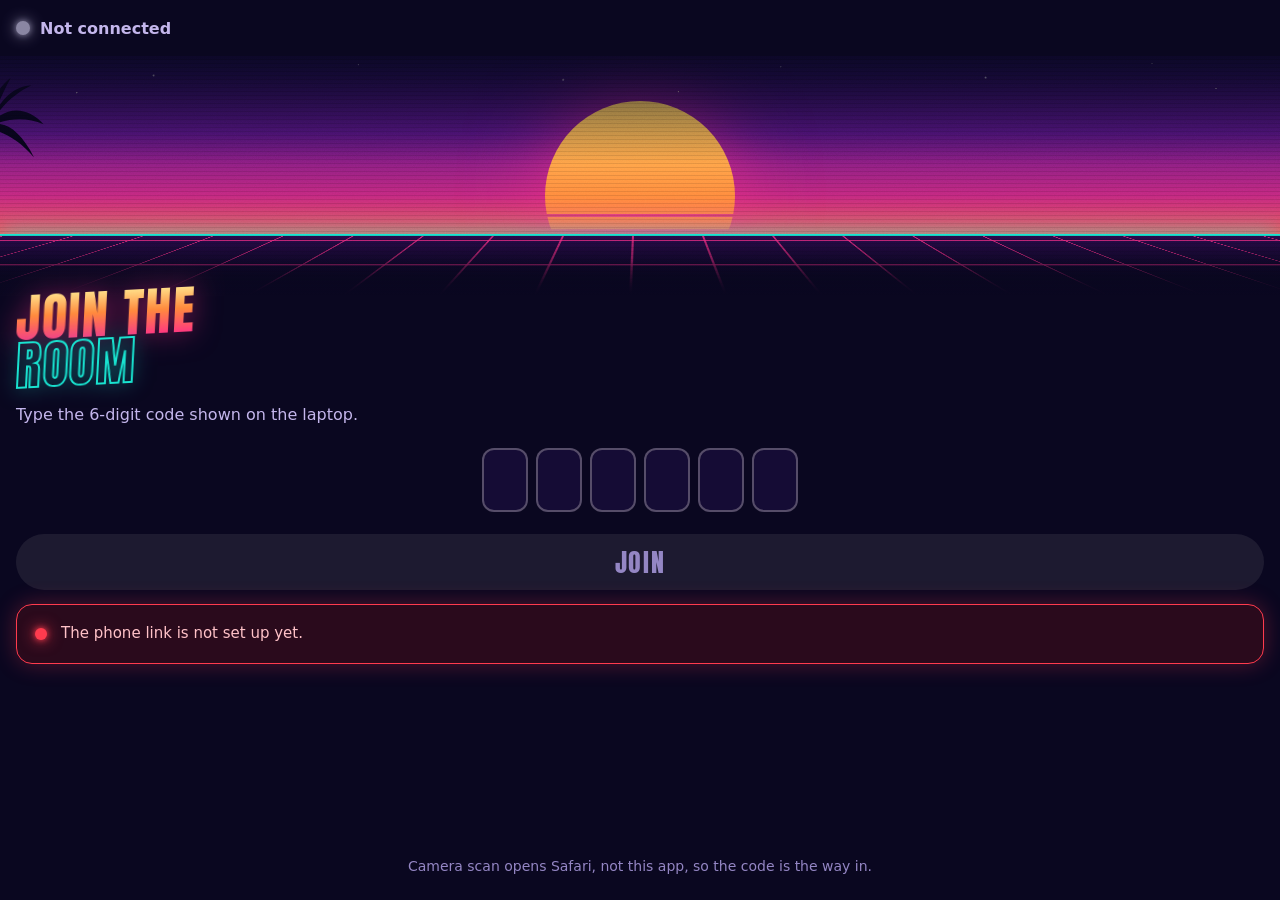
<file: src/remote/index.html>
<!doctype html>
<html lang="en">
<head>
  <meta charset="utf-8">
  <!-- viewport-fit=cover lets the page use the full iPhone screen; env(safe-area-inset-*) keeps content clear of the notch and home bar.
       No pinch zoom: maximum-scale and user-scalable stop it (iOS also needs the gesturestart block in remote.js). -->
  <meta name="viewport" content="width=device-width, initial-scale=1, viewport-fit=cover, maximum-scale=1, user-scalable=no">
  <meta name="theme-color" content="#0a0720">
  <title>Sunset Ticker remote</title>
  <!-- Installable (Add to Home Screen). Scope and start_url are relative, so it works under /apps/sunset-ticker/remote/ too -->
  <link rel="manifest" href="manifest.webmanifest">
  <!-- iOS Home Screen app: full screen, dark status bar that sits over the sunset art, short name under the icon -->
  <meta name="mobile-web-app-capable" content="yes">
  <meta name="apple-mobile-web-app-capable" content="yes">
  <meta name="apple-mobile-web-app-status-bar-style" content="black-translucent">
  <meta name="apple-mobile-web-app-title" content="Ticker">
  <link rel="icon" href="../assets/icon.svg" type="image/svg+xml">
  <link rel="apple-touch-icon" href="../assets/apple-touch-icon.png">
  <link rel="stylesheet" href="../shared/tokens.css?v=__V__">
  <link rel="stylesheet" href="remote.css?v=__V__">
  <script type="module" src="remote.js?v=__V__"></script>
</head>
<body>
  <!-- Shared sun and palm art, defined once and reused with <use> (hidden, no layout) -->
  <svg width="0" height="0" style="position:absolute" aria-hidden="true">
    <defs>
      <linearGradient id="g-sun" x1="0" y1="0" x2="0" y2="1"><stop offset="0" stop-color="#ffd15c"/><stop offset=".5" stop-color="#ff8a3d"/><stop offset="1" stop-color="#ff2e88"/></linearGradient>
      <mask id="m-slats"><rect width="400" height="400" fill="#fff"/><rect y="238" width="400" height="6" fill="#000"/><rect y="270" width="400" height="10" fill="#000"/><rect y="306" width="400" height="14" fill="#000"/><rect y="346" width="400" height="20" fill="#000"/></mask>
      <symbol id="sunart" viewBox="0 0 400 400"><g mask="url(#m-slats)"><circle cx="200" cy="200" r="200" fill="url(#g-sun)"/></g></symbol>
      <!-- palm silhouette: curved trunk + 7 fronds -->
      <symbol id="palm" viewBox="0 0 245 400">
        <path d="M104 400 C 112 300 108 200 118 120 L 128 120 C 122 205 128 300 132 400 Z"/>
        <path d="M122 118 C 90 70 40 70 5 110 C 45 92 90 98 122 118Z"/>
        <path d="M122 118 C 95 95 55 120 25 180 C 60 138 95 125 122 118Z"/>
        <path d="M122 118 C 100 60 70 30 30 28 C 65 45 95 70 122 118Z"/>
        <path d="M122 118 C 154 70 204 70 239 110 C 199 92 154 98 122 118Z"/>
        <path d="M122 118 C 149 95 189 120 219 180 C 184 138 149 125 122 118Z"/>
        <path d="M122 118 C 144 60 174 30 214 28 C 179 45 149 70 122 118Z"/>
        <path d="M122 118 C 125 70 140 35 170 12 C 150 50 138 80 122 118Z"/>
      </symbol>
    </defs>
  </svg>

  <!-- Top bar: connection dot and text on the left, room number on the right -->
  <header class="topbar">
    <div class="status">
      <div id="dot" class="grey"></div>
      <span id="statusText">Not connected</span>
    </div>
    <span id="roomLabel"></span>
  </header>

  <main class="remote">
    <!-- Join: type the 6-digit code from the laptop -->
    <section id="joinScreen" class="screen">
      <div class="join-art" aria-hidden="true">
        <div class="art"><i class="stars"></i><svg class="sun"><use href="#sunart"/></svg><i class="floor"></i><svg class="palm l"><use href="#palm"/></svg><svg class="palm r"><use href="#palm"/></svg><i class="dim"></i></div>
      </div>
      <div class="join-body">
        <h2 class="display join-title"><span class="tilt grad-text">Join the</span><br><span class="tilt outline-text">room</span></h2>
        <p class="helper">Type the 6-digit code shown on the laptop.</p>
        <form id="joinForm" class="join-form">
          <!-- Six decorative boxes; the single real input sits on top of them and carries the digits -->
          <div class="digits">
            <span class="cell" aria-hidden="true"></span><span class="cell" aria-hidden="true"></span><span class="cell" aria-hidden="true"></span><span class="cell" aria-hidden="true"></span><span class="cell" aria-hidden="true"></span><span class="cell" aria-hidden="true"></span>
            <input id="codeInput" class="code-input" inputmode="numeric" pattern="[0-9]*" maxlength="6" autocomplete="off" aria-label="6-digit room code">
          </div>
          <button id="joinBtn" class="btn join-btn" type="submit" disabled>Join</button>
        </form>
        <p id="joinMsg" class="join-msg" role="status"></p>
        <p class="foot">Camera scan opens Safari, not this app, so the code is the way in.</p>
      </div>
    </section>

    <!-- Refused or paired: Show time moment (about 2 s after pairing, then the main view) -->
    <section id="showtimeScreen" class="screen" hidden>
      <div class="art-full" aria-hidden="true">
        <div class="art"><i class="stars"></i><svg class="sun"><use href="#sunart"/></svg><i class="floor"></i><svg class="palm l"><use href="#palm"/></svg><svg class="palm r"><use href="#palm"/></svg></div>
      </div>
      <div class="showtime-body">
        <h2 class="display showtime-title"><span class="tilt grad-text">Show</span><br><span class="tilt grad-text">time</span></h2>
        <p class="sub">You're paired. The slides are live on the laptop.</p>
        <span class="pill"><span class="dot green"></span><span id="showtimeDevice">Laptop connected</span></span>
        <div class="bottom">
          <button id="letsGoBtn" class="btn" type="button">Let's go</button>
        </div>
      </div>
    </section>

    <!-- The laptop ended the session (room deleted): That's a wrap. Back to the code entry from here -->
    <section id="wrapScreen" class="screen" hidden>
      <div class="art-full" aria-hidden="true">
        <div class="art"><i class="stars"></i><svg class="sun"><use href="#sunart"/></svg><i class="floor"></i><svg class="palm l"><use href="#palm"/></svg><svg class="palm r"><use href="#palm"/></svg></div>
      </div>
      <div class="showtime-body">
        <h2 class="display wrap-title"><span class="tilt grad-text">That's</span><br><span class="tilt outline-text">a wrap</span></h2>
        <p class="sub">The session ended on the laptop.</p>
        <div class="bottom">
          <button id="wrapAgainBtn" class="btn" type="button">Join again</button>
        </div>
      </div>
    </section>

    <!-- Main view: the current slide, the next one, Prev / Next, and the page grid -->
    <section id="mainScreen" class="screen" hidden>
      <div id="nowBox" class="thumb-box now-box">
        <span class="ph" aria-hidden="true">Loading…</span>
        <img id="nowImg" alt="Current slide" hidden>
        <!-- Laser (M4): where the finger is while it draws on the slide -->
        <div id="laserDot" aria-hidden="true"></div>
      </div>
      <p id="pageLabel" class="page-label">Waiting for slides…</p>
      <!-- Timer (M4): counts up from the laptop's first Next; reset asks first -->
      <div class="timer-row">
        <p id="timer" class="timer">0:00</p>
        <button id="resetBtn" type="button" class="btn quiet">Reset timer</button>
      </div>
      <div id="resetConfirm" class="reset-confirm" hidden>
        <span>Reset the timer to 0:00?</span>
        <div class="reset-btns">
          <button id="resetYes" type="button" class="btn sm">Reset</button>
          <button id="resetNo" type="button" class="btn quiet">Keep</button>
        </div>
      </div>
      <div class="next-row">
        <div class="thumb-box next-box">
          <span id="nextPh" class="ph" aria-hidden="true">Loading…</span>
          <img id="nextImg" alt="Next slide" hidden>
        </div>
        <span class="next-tag">Next up</span>
      </div>
      <div class="bottom">
        <div class="nav">
          <!-- Prev is a quiet square (rarely used, a mis-tap is costly); Next is the one loud button -->
          <button id="prevBtn" class="btn nav-btn prev-btn" type="button" aria-label="Previous slide" disabled>
            <svg class="ic" viewBox="0 0 24 24" aria-hidden="true"><path d="M15 4l-8 8 8 8" fill="none" stroke="currentColor" stroke-width="3.2" stroke-linecap="round" stroke-linejoin="round"/></svg>
            <span>Prev</span></button>
          <button id="nextBtn" class="btn nav-btn next-btn" type="button" aria-label="Next slide">Next
            <svg class="ic" viewBox="0 0 24 24" aria-hidden="true"><path d="M9 4l8 8-8 8" fill="none" stroke="currentColor" stroke-width="3.2" stroke-linecap="round" stroke-linejoin="round"/></svg></button>
        </div>
        <div class="tools">
          <button id="blackBtn" type="button" class="btn quiet" aria-pressed="false">Black screen: off</button>
          <button id="gridBtn" type="button" class="btn quiet">All pages</button>
        </div>
        <button id="disconnectBtn" type="button" class="btn quiet">Disconnect</button>
      </div>
    </section>

    <!-- Page grid: tap a slide to jump to it; the current one is outlined -->
    <section id="gridScreen" class="screen" hidden>
      <div class="grid-head">
        <h2 class="display"><span class="tilt grad-text">Pick a slide</span></h2>
        <button id="gridBackBtn" type="button" class="btn quiet">Back</button>
      </div>
      <div id="grid" class="grid"></div>
    </section>
  </main>
</body>
</html>
</file>
<file: design-system/tokens.css>
/* Sunset Ticker theme tokens. Reused by the laptop viewer and the phone remote.
   Original neon dusk palette: no third-party artwork, logos or fonts. */
:root {
  /* Colour: night base, sunset trio, teal accent */
  --night:      #0a0720;   /* page background */
  --night-2:    #150c35;   /* raised panels */
  --dusk:       #3b1167;   /* purple band of the sky */
  --pink:       #ff2e88;   /* hot pink (sun bottom, glow) */
  --orange:     #ff8a3d;   /* sun middle */
  --sun:        #ffd15c;   /* sun top, highlights */
  --teal:       #19e3d0;   /* accent: links, focus, "current" */
  --text:       #fff4f0;   /* body text   (16:1 on --night) */
  --text-soft:  #c4b6ec;   /* secondary   (9:1 on --night) */
  --text-dim:   #9486c4;   /* hints only, >=5:1 on --night */
  --ink:        #1a0830;   /* dark text on gradient buttons (6:1+ on pink and orange) */
  --line:       rgba(255, 244, 240, .14);

  /* Status dot (same meanings on laptop and phone) */
  --st-grey:   #8a86a3;
  --st-green:  #3dff8b;
  --st-yellow: #ffd23f;
  --st-red:    #ff3b4e;

  /* Gradients */
  --grad-sunset: linear-gradient(180deg, #1b0b4d 0%, #5a1685 32%, #c2287f 58%, #ff6a4d 80%, #ffb347 100%);
  --grad-sun:    linear-gradient(180deg, #ffd15c 0%, #ff8a3d 48%, #ff2e88 100%);
  --grad-btn:    linear-gradient(95deg, #ff2e88 0%, #ff8a3d 100%);
  --grad-text:   linear-gradient(180deg, #ffe08a 0%, #ff8a3d 45%, #ff2e88 100%);

  /* Glow */
  --glow-pink:  0 0 18px rgba(255, 46, 136, .55), 0 0 48px rgba(255, 46, 136, .28);
  --glow-teal:  0 0 14px rgba(25, 227, 208, .55), 0 0 36px rgba(25, 227, 208, .25);
  --glow-text:  0 0 14px rgba(255, 46, 136, .6);

  /* Type */
  --font-display: "Anton", "Bebas Neue", Impact, "Arial Narrow", sans-serif; /* headings, big numbers only */
  --font-body:    system-ui, -apple-system, "Segoe UI", Roboto, sans-serif;
  --tilt: rotate(-3deg) skewX(-6deg);    /* signature tilt for display words */
  --track-display: .03em;

  /* Radii */
  --r-sm: 10px;
  --r-md: 16px;
  --r-lg: 24px;
  --r-pill: 999px;

  /* Spacing (4px scale) */
  --s1: 4px;  --s2: 8px;  --s3: 12px; --s4: 16px;
  --s5: 24px; --s6: 32px; --s7: 48px; --s8: 64px;

  /* Touch */
  --tap: 56px;            /* minimum for Next / Prev / main buttons */

  /* Texture: film grain + scanlines (apply as overlay, low opacity) */
  --tex-grain: url("data:image/svg+xml;utf8,<svg xmlns='http://www.w3.org/2000/svg' width='160' height='160'><filter id='n'><feTurbulence type='fractalNoise' baseFrequency='.9' numOctaves='2' stitchTiles='stitch'/><feColorMatrix values='0 0 0 0 1  0 0 0 0 1  0 0 0 0 1  0 0 0 .55 0'/></filter><rect width='160' height='160' filter='url(%23n)'/></svg>");
  --tex-scan: repeating-linear-gradient(0deg, rgba(0,0,0,.22) 0 1px, transparent 1px 4px);

  --focus: 0 0 0 3px var(--night), 0 0 0 6px var(--teal);
}

/* Windows Chrome paints a select's option list with the select's own colours */
select option { background-color: var(--night-2); color: var(--text); }

@media (prefers-reduced-motion: reduce) {
  * { animation: none !important; transition: none !important; }
}
</file>
<file: src/shared/tokens.css>
/* Self-hosted display font: Anton (SIL Open Font License), Latin subset only.
   Served from src/assets/fonts/. Thai and Japanese text never uses Anton. */
@font-face {
  font-family: "Anton";
  src: url("../assets/fonts/anton-latin-400.woff2") format("woff2");
  font-weight: 400;
  font-style: normal;
  font-display: swap;
  unicode-range: U+0000-00FF, U+0131, U+0152-0153, U+02BB-02BC, U+02C6, U+02DA, U+02DC, U+2000-206F, U+2074, U+20AC, U+2122, U+2191, U+2193, U+2212, U+2215, U+FEFF, U+FFFD;
}

/* Sunset Ticker theme tokens. Reused by the laptop viewer and the phone remote.
   Original neon dusk palette: no third-party artwork, logos or fonts. */
:root {
  /* Colour: night base, sunset trio, teal accent */
  --night:      #0a0720;   /* page background */
  --night-2:    #150c35;   /* raised panels */
  --dusk:       #3b1167;   /* purple band of the sky */
  --pink:       #ff2e88;   /* hot pink (sun bottom, glow) */
  --orange:     #ff8a3d;   /* sun middle */
  --sun:        #ffd15c;   /* sun top, highlights */
  --teal:       #19e3d0;   /* accent: links, focus, "current" */
  --text:       #fff4f0;   /* body text   (16:1 on --night) */
  --text-soft:  #c4b6ec;   /* secondary   (9:1 on --night) */
  --text-dim:   #9486c4;   /* hints only, >=5:1 on --night */
  --ink:        #1a0830;   /* dark text on gradient buttons (6:1+ on pink and orange) */
  --line:       rgba(255, 244, 240, .14);

  /* Status dot (same meanings on laptop and phone) */
  --st-grey:   #8a86a3;
  --st-green:  #3dff8b;
  --st-yellow: #ffd23f;
  --st-red:    #ff3b4e;

  /* Gradients */
  --grad-sunset: linear-gradient(180deg, #1b0b4d 0%, #5a1685 32%, #c2287f 58%, #ff6a4d 80%, #ffb347 100%);
  --grad-sun:    linear-gradient(180deg, #ffd15c 0%, #ff8a3d 48%, #ff2e88 100%);
  --grad-btn:    linear-gradient(95deg, #ff2e88 0%, #ff8a3d 100%);
  --grad-text:   linear-gradient(180deg, #ffe08a 0%, #ff8a3d 45%, #ff2e88 100%);

  /* Glow */
  --glow-pink:  0 0 18px rgba(255, 46, 136, .55), 0 0 48px rgba(255, 46, 136, .28);
  --glow-teal:  0 0 14px rgba(25, 227, 208, .55), 0 0 36px rgba(25, 227, 208, .25);
  --glow-text:  0 0 14px rgba(255, 46, 136, .6);

  /* Type */
  --font-display: "Anton", "Bebas Neue", Impact, "Arial Narrow", sans-serif; /* headings, big numbers only */
  --font-body:    system-ui, -apple-system, "Segoe UI", Roboto, sans-serif;
  --tilt: rotate(-3deg) skewX(-6deg);    /* signature tilt for display words */
  --track-display: .03em;

  /* Radii */
  --r-sm: 10px;
  --r-md: 16px;
  --r-lg: 24px;
  --r-pill: 999px;

  /* Spacing (4px scale) */
  --s1: 4px;  --s2: 8px;  --s3: 12px; --s4: 16px;
  --s5: 24px; --s6: 32px; --s7: 48px; --s8: 64px;

  /* Touch */
  --tap: 56px;            /* minimum for Next / Prev / main buttons */

  /* Texture: film grain + scanlines (apply as overlay, low opacity) */
  --tex-grain: url("data:image/svg+xml;utf8,<svg xmlns='http://www.w3.org/2000/svg' width='160' height='160'><filter id='n'><feTurbulence type='fractalNoise' baseFrequency='.9' numOctaves='2' stitchTiles='stitch'/><feColorMatrix values='0 0 0 0 1  0 0 0 0 1  0 0 0 0 1  0 0 0 .55 0'/></filter><rect width='160' height='160' filter='url(%23n)'/></svg>");
  --tex-scan: repeating-linear-gradient(0deg, rgba(0,0,0,.22) 0 1px, transparent 1px 4px);

  --focus: 0 0 0 3px var(--night), 0 0 0 6px var(--teal);
}

/* Windows Chrome paints a select's option list with the select's own colours */
select option { background-color: var(--night-2); color: var(--text); }

@media (prefers-reduced-motion: reduce) {
  * { animation: none !important; transition: none !important; }
}
</file>
<file: src/remote/remote.css>
/* Phone remote (iPhone 390x844 baseline, fine from 320 to 430 wide).
   Theme tokens (colours, fonts, glow) come from ../shared/tokens.css, loaded first. */

[hidden] { display: none !important; }

*, *::before, *::after { box-sizing: border-box; }

/* Gestures: no text selection, no long-press menu. Inputs stay selectable (see below). */
html, body {
  margin: 0;
  background: var(--night);
  color: var(--text);
  font-family: var(--font-body);
  overscroll-behavior: none; /* no rubber-band bounce at the edges (the grid still scrolls inside itself) */
}
body {
  min-height: 100vh;
  min-height: 100dvh;      /* real visible height on iOS Safari */
  display: flex;
  flex-direction: column;
  overflow-x: hidden;      /* never scroll sideways */
  -webkit-user-select: none;
  user-select: none;
  -webkit-touch-callout: none;
  touch-action: manipulation;  /* no double-tap zoom */
}
input, textarea { -webkit-user-select: text; user-select: text; }
/* No long-press menu on the slide pictures (Save Image, Copy, drag) */
img { -webkit-touch-callout: none; -webkit-user-drag: none; user-select: none; }

/* ---------- Top bar: always visible ---------- */
.topbar {
  position: relative;
  z-index: 5;
  flex: none;
  display: flex;
  justify-content: space-between;
  align-items: center;
  min-height: 56px;
  /* keep clear of the notch and the rounded corners */
  padding: calc(14px + env(safe-area-inset-top)) max(16px, env(safe-area-inset-right)) 14px max(16px, env(safe-area-inset-left));
  font-size: 16px;
  font-weight: 700;
}
.topbar .status { display: flex; align-items: center; gap: 10px; min-width: 0; }
#statusText { color: var(--text-soft); }
#dot.green + #statusText { color: var(--st-green); }
#dot.yellow + #statusText { color: var(--st-yellow); }
#dot.red + #statusText { color: var(--st-red); }
#roomLabel {
  font-size: 14px;
  font-weight: 600;
  letter-spacing: .08em;
  color: var(--text-soft);
  white-space: nowrap;
}

/* Status dot: same neon look as the laptop (grey / green / yellow / red) */
.dot, #dot {
  --c: var(--st-grey);
  display: inline-block;
  width: 12px;
  height: 12px;
  border-radius: 50%;
  background: var(--c);
  box-shadow: 0 0 6px var(--c), 0 0 16px var(--c);
  flex: none;
}
#dot { width: 14px; height: 14px; }
.dot.grey, #dot.grey     { --c: var(--st-grey); }
.dot.green, #dot.green   { --c: var(--st-green); }
.dot.yellow, #dot.yellow { --c: var(--st-yellow); }
.dot.red, #dot.red       { --c: var(--st-red); }
/* Red (and anything marked pulse) blinks slowly, so a drop is noticed without relying on colour alone */
#dot.red, .dot.pulse { animation: dot-pulse 1.8s ease-in-out infinite; }
@keyframes dot-pulse {
  50% { opacity: .35; }
}

/* ---------- Layout ---------- */
.remote {
  position: relative;
  flex: 1;
  display: flex;
  flex-direction: column;
  min-height: 0;
}
/* Grid open: cap the layout to the screen so the grid scrolls inside it, not the whole page */
.remote.grid-open { max-height: 100vh; max-height: 100dvh; }
.screen {
  position: relative;
  flex: 1;
  display: flex;
  flex-direction: column;
  min-height: 0;
  padding: 0 max(16px, env(safe-area-inset-right)) calc(24px + env(safe-area-inset-bottom)) max(16px, env(safe-area-inset-left));
}
.bottom {
  margin-top: auto;
  width: 100%;
  display: flex;
  flex-direction: column;
  gap: 10px;
  position: relative;
  z-index: 6;
}

/* ---------- Display type (Anton, tilted) ---------- */
.display {
  font-family: var(--font-display);
  font-weight: 400;
  text-transform: uppercase;
  letter-spacing: var(--track-display);
  line-height: .95;
  margin: 0;
}
.tilt { display: inline-block; transform: var(--tilt); }
.grad-text {
  background: var(--grad-text);
  -webkit-background-clip: text;
  background-clip: text;
  color: transparent;
  filter: drop-shadow(0 0 14px rgba(255, 46, 136, .5));
}
.outline-text {
  color: transparent;
  -webkit-text-stroke: 2px var(--teal);
  filter: drop-shadow(0 0 10px rgba(25, 227, 208, .6));
}

/* ---------- Buttons (dark ink on the pink-orange gradient) ---------- */
.btn {
  display: inline-flex;
  align-items: center;
  justify-content: center;
  gap: 10px;
  min-height: var(--tap);
  padding: 0 40px;
  border: 0;
  border-radius: var(--r-pill);
  background: var(--grad-btn);
  color: var(--ink);
  font-family: var(--font-display);
  font-size: 26px;
  letter-spacing: .06em;
  text-transform: uppercase;
  box-shadow: var(--glow-pink);
  cursor: pointer;
}
.btn:focus-visible { outline: none; box-shadow: var(--focus); }
.btn:disabled { background: rgba(255, 244, 240, .08); color: var(--text-dim); box-shadow: none; cursor: default; }
.btn.quiet {
  background: transparent;
  color: var(--text-soft);
  box-shadow: inset 0 0 0 1px var(--line);
  font-family: var(--font-body);
  font-size: 16px;
  font-weight: 600;
  letter-spacing: 0;
  text-transform: none;
  padding: 0 22px;
  min-height: 48px;
}
.btn.quiet:focus-visible { box-shadow: inset 0 0 0 1px var(--line), var(--focus); }

/* ---------- Sunset art (same as the laptop, sized for the phone) ---------- */
.art {
  position: absolute;
  inset: 0;
  overflow: hidden;
  --horizon: 26%;
  --sun-w: 290px;
  --palm-h: 380px;
  background: var(--grad-sunset);
}
.art::before {
  content: "";
  position: absolute;
  inset: 0;
  background: var(--tex-grain);
  opacity: .16;
  mix-blend-mode: overlay;
  z-index: 6;
  pointer-events: none;
}
.art::after {
  content: "";
  position: absolute;
  inset: 0;
  background: var(--tex-scan);
  opacity: .45;
  z-index: 6;
  pointer-events: none;
}
.art .stars {
  position: absolute;
  inset: 0 0 55% 0;
  background:
    radial-gradient(1.5px 1.5px at 12% 18%, #fff, transparent), radial-gradient(1px 1px at 28% 8%, #fff, transparent),
    radial-gradient(1.5px 1.5px at 44% 22%, #fff, transparent), radial-gradient(1px 1px at 61% 10%, #fff, transparent),
    radial-gradient(1.5px 1.5px at 77% 20%, #fff, transparent), radial-gradient(1px 1px at 90% 7%, #fff, transparent),
    radial-gradient(1px 1px at 6% 34%, #ffd, transparent), radial-gradient(1px 1px at 53% 33%, #ffd, transparent),
    radial-gradient(1px 1px at 95% 30%, #ffd, transparent);
}
.art .sun {
  position: absolute;
  left: 50%;
  transform: translateX(-50%);
  width: var(--sun-w);
  height: var(--sun-w);
  bottom: calc(var(--horizon) - var(--sun-w) * .30);
  filter: drop-shadow(0 0 40px rgba(255, 46, 136, .6));
}
.art .floor {
  position: absolute;
  left: 0;
  right: 0;
  bottom: 0;
  height: var(--horizon);
  background: linear-gradient(180deg, #2a0a4a 0%, #0a0720 70%);
  border-top: 2px solid var(--teal);
  box-shadow: 0 -2px 24px rgba(25, 227, 208, .55);
  overflow: hidden;
  z-index: 2;
}
/* perspective grid lines on the floor */
.art .floor::before {
  content: "";
  position: absolute;
  left: -60%;
  right: -60%;
  top: 0;
  bottom: -40%;
  background:
    repeating-linear-gradient(90deg, rgba(255, 46, 136, .75) 0 2px, transparent 2px 70px),
    repeating-linear-gradient(0deg, rgba(255, 46, 136, .75) 0 2px, transparent 2px 38px);
  transform: perspective(260px) rotateX(58deg);
  transform-origin: 50% 0;
}
.art .floor::after {
  content: "";
  position: absolute;
  inset: 0;
  background: linear-gradient(180deg, transparent 40%, #0a0720 100%);
}
.art .palm {
  position: absolute;
  z-index: 3;
  fill: #07041a;
  bottom: calc(var(--horizon) - 28px);
  height: var(--palm-h);
  width: calc(var(--palm-h) * .6125);
}
.art .palm.l { left: -70px; }
.art .palm.r { right: -110px; transform: scaleX(-1) scale(.8); transform-origin: bottom center; }
.art .dim { position: absolute; inset: 0; z-index: 4; }

/* ---------- Join ---------- */
.join-art {
  position: relative;
  flex: none;
  height: clamp(150px, 28vh, 240px);
  margin: 0 -16px;         /* full width, edge to edge */
  overflow: hidden;
}
.join-art .art { --horizon: 26%; --sun-w: min(190px, 55vw); --palm-h: 190px; }
.join-art .art .dim { background: linear-gradient(rgba(10, 7, 32, .85), transparent 45%); }
.join-art::after {
  content: "";
  position: absolute;
  left: 0;
  right: 0;
  bottom: 0;
  height: 60px;
  background: linear-gradient(transparent, var(--night));
  z-index: 7;
}
.join-body {
  position: relative;
  z-index: 8;
  display: flex;
  flex-direction: column;
  gap: 14px;
  flex: 1;
}
.join-title { font-size: 52px; margin-top: -6px; }
.helper { margin: 0; color: var(--text-soft); font-size: 16px; line-height: 1.45; }
.join-form { display: flex; flex-direction: column; gap: 14px; margin: 0; }

/* Six digit boxes. The cell size shrinks on 320px phones so the row always fits. */
.digits {
  --cell: clamp(40px, 11.8vw, 46px);
  --gap: 8px;
  --pitch: calc(var(--cell) + var(--gap));
  position: relative;
  display: flex;
  gap: var(--gap);
  width: calc(6 * var(--cell) + 5 * var(--gap));
  height: clamp(52px, 15vw, 64px);
  margin: 8px auto;
  border-radius: 12px;
}
.digits:focus-within { box-shadow: var(--glow-teal); border-radius: 12px; }
.cell {
  flex: none;
  width: var(--cell);
  height: 100%;
  border-radius: 12px;
  background: var(--night-2);
  border: 2px solid rgba(255, 244, 240, .28);
}
/* The one real input, laid over the boxes. Its digits are drawn at the same pitch as the boxes. */
.code-input {
  position: absolute;
  left: 0;
  top: 0;
  width: 100%;
  height: 100%;
  margin: 0;
  padding: 0 0 0 calc((var(--cell) - .48em) / 2);   /* first digit centred in box 1 */
  border: 0;
  border-radius: 12px;
  background: transparent;
  color: var(--text);
  font-family: var(--font-display);
  font-size: 38px;
  letter-spacing: calc(var(--pitch) - .48em);       /* next digit lands in next box */
  caret-color: var(--teal);
  outline: none;
  -webkit-appearance: none;
  appearance: none;
}
.code-input::placeholder { color: transparent; }

.join-msg { margin: 0; font-size: 16px; text-align: center; }
.join-msg:empty { display: none; }

/* Refused / error: red outline, dot and text, so it is not colour alone (mockup 4b) */
.join-msg.error {
  padding: 18px;
  border-radius: var(--r-md);
  background: #2a0a1c;
  border: 1px solid var(--st-red);
  box-shadow: 0 0 22px rgba(255, 59, 78, .3);
  color: #ffc2c8;
  font-size: 15px;
  line-height: 1.45;
  text-align: left;
}
.join-msg.error b { display: block; margin-bottom: 4px; font-size: 19px; color: var(--text); }
/* Red dot floats left so the text wraps beside it (works with plain text or <b> inside) */
.join-msg.error::before {
  content: "";
  float: left;
  width: 12px;
  height: 12px;
  margin: 5px 14px 0 0;
  border-radius: 50%;
  background: var(--st-red);
  box-shadow: 0 0 6px var(--st-red), 0 0 16px var(--st-red);
}

.foot { margin: auto 0 0; text-align: center; font-size: 14px; color: var(--text-dim); line-height: 1.45; }

/* ---------- Show time (after pairing) ---------- */
.art-full { position: absolute; inset: 0; overflow: hidden; }
.art-full .art { --sun-w: min(290px, 80vw); --palm-h: 380px; }
.showtime-body {
  position: relative;
  z-index: 3;
  flex: 1;
  display: flex;
  flex-direction: column;
  align-items: center;
  text-align: center;
  padding-top: clamp(64px, 16vh, 120px);
}
.showtime-title { font-size: clamp(72px, 28vw, 112px); }
.wrap-title { font-size: clamp(64px, 26vw, 104px); }
.showtime-body .sub {
  margin: 18px 0 0;
  padding: 8px 14px;
  border-radius: 14px;
  background: rgba(10, 7, 32, .6);
  font-size: 19px;
  line-height: 1.4;
  color: var(--text);
  text-shadow: 0 2px 10px #000;
}
.pill {
  margin-top: 20px;
  max-width: 100%;
  display: inline-flex;
  align-items: center;
  gap: 10px;
  padding: 8px 18px;
  border-radius: 999px;
  background: rgba(10, 7, 32, .75);
  border: 1px solid rgba(255, 244, 240, .25);
  font-size: 16px;
  font-weight: 700;
}
.showtime-body .bottom .btn { width: 100%; min-height: 64px; }

/* Short phones (320 x 568 and similar): tighter title so the join form fits */
@media (max-height: 640px) {
  .join-title { font-size: 40px; }
}

/* Never scroll sideways, even if something is a few px too wide (iOS lets html scroll) */
html { overflow-x: hidden; }

/* ---------- Slides (M3): current slide, next preview, Prev / Next, page grid ---------- */
/* A thumbnail frame: the placeholder text sits behind the picture, so it shows until the image arrives */
.thumb-box {
  position: relative;
  overflow: hidden;
  border-radius: var(--r-md);
  background: var(--night-2);
  border: 1px solid var(--line);
}
.thumb-box .ph {
  position: absolute;
  inset: 0;
  display: flex;
  align-items: center;
  justify-content: center;
  color: var(--text-dim);
  font-size: 15px;
}
.thumb-box img { position: relative; display: block; width: 100%; height: 100%; object-fit: contain; }

/* flex-basis 0: the current slide takes whatever height is left, so the view fits the screen
   instead of growing to the picture's natural height (the page then scrolled). */
.now-box { flex: 1 1 0; min-height: 160px; margin-top: 12px; touch-action: none; /* the finger draws the laser, not a scroll */ }
.now-box.laser-on { box-shadow: var(--glow-pink); }
/* Laser (M4): a red dot under the finger, so the presenter sees what the laptop shows */
#laserDot {
  display: none;
  position: absolute;
  z-index: 2;
  width: 16px;
  height: 16px;
  margin: -8px 0 0 -8px;
  border-radius: 50%;
  background: var(--st-red);
  box-shadow: 0 0 6px var(--st-red), 0 0 18px rgba(255, 59, 78, .8);
  pointer-events: none;
}
.now-box.laser-on #laserDot { display: block; }
.page-label {
  margin: 14px 0 0;
  text-align: center;
  font-family: var(--font-display);
  font-size: 34px;
  letter-spacing: .06em;
  text-transform: uppercase;
  color: var(--text);
}
.next-row { display: flex; align-items: center; gap: 12px; margin-top: 14px; margin-bottom: 14px; /* keeps a gap above Prev / Next */ }
/* WebKit (every iPhone browser) squeezes boxes sized only by aspect-ratio when their column
   runs short, and the picture then spills onto the buttons. Percentage padding is based on the
   width and can't be squeezed, so the 16:10 box is built from it. Don't turn this back into aspect-ratio. */
.next-box { flex: none; width: 42%; height: 0; padding-top: calc(42% * 10 / 16); }
.next-box img { position: absolute; inset: 0; }
/* Only the big current slide gives up height on short screens; the rows below keep their size. */
#mainScreen > :not(.now-box) { flex-shrink: 0; }
.next-tag { color: var(--text-soft); font-size: 14px; font-weight: 700; letter-spacing: .08em; text-transform: uppercase; }

.nav { display: grid; grid-template-columns: 76px 1fr; gap: 12px; }
.nav-btn { width: 100%; padding: 0 12px; }
.ic { width: 1em; height: 1em; flex: none; }
/* Next: the one loud button (used ~95% of the time) */
.nav-btn.next-btn { min-height: 88px; font-size: 44px; gap: 14px; }
.next-btn .ic { font-size: .8em; }
/* Prev: quiet outlined square, big chevron + small caption, sits on Next's baseline.
   Different from Next in size, fill and shape, not only colour. */
.prev-btn {
  align-self: end;
  min-height: 72px;
  padding: 0;
  gap: 0;
  flex-direction: column;
  border-radius: var(--r-md);
  background: transparent;
  color: var(--text-soft);
  box-shadow: inset 0 0 0 2px rgba(196, 182, 236, .6);   /* ~4:1 on night, passes 3:1 for a UI boundary */
  font-family: var(--font-body);
  font-size: 14px;
  font-weight: 700;
  line-height: 1.1;
  letter-spacing: .06em;
}
.prev-btn .ic { font-size: 30px; }
.prev-btn:disabled { background: transparent; color: var(--text-dim); box-shadow: inset 0 0 0 2px rgba(148, 134, 196, .3); }
.prev-btn:focus-visible { box-shadow: inset 0 0 0 2px rgba(196, 182, 236, .6), var(--focus); }
.tools { display: grid; grid-template-columns: 1fr 1fr; gap: 10px; }
#gridBtn, #disconnectBtn, #blackBtn { width: 100%; padding: 0 12px; }
/* Narrow phones (320 px): keep "Black screen: off" on one line by using a smaller label */
@media (max-width: 360px) {
  #blackBtn { white-space: nowrap; font-size: 14px; padding: 0 8px; }
}
/* Black screen on: teal outline and glow (the label says on/off too) */
#blackBtn.on { color: var(--teal); box-shadow: inset 0 0 0 2px var(--teal), var(--glow-teal); }

/* Timer (M4): plain dark panel, big Anton numbers; the reset confirm sits under it */
.timer-row { display: flex; align-items: center; justify-content: space-between; gap: 12px; margin-top: 12px; }
.timer { margin: 0; font-family: var(--font-display); font-size: 40px; letter-spacing: .06em; color: var(--text); }
.timer-row .btn.quiet { min-height: 44px; }
.reset-confirm {
  display: flex;
  align-items: center;
  justify-content: space-between;
  gap: 12px;
  margin-top: 10px;
  padding: 10px 14px;
  border-radius: var(--r-md);
  background: var(--night-2);
  border: 1px solid var(--line);
  font-size: 16px;
}
.reset-btns { display: flex; gap: 8px; flex: none; }
.btn.sm { min-height: 44px; padding: 0 18px; font-size: 22px; }
@media (max-height: 700px) {
  .now-box { min-height: 120px; }
  .prev-btn { min-height: 64px; }
  .nav-btn.next-btn { min-height: 76px; }
}
/* Very short screens (iPhone SE class): give the rows below their height back */
@media (max-height: 600px) {
  .nav-btn.next-btn { min-height: 64px; }
}

/* Page grid: 3 columns, scrolls inside the screen */
.grid-head { display: flex; align-items: center; justify-content: space-between; gap: 12px; margin-top: 12px; }
.grid-head .display { font-size: 40px; }
.grid {
  flex: 1;
  min-height: 0;
  overflow-y: auto;
  -webkit-overflow-scrolling: touch;
  display: grid;
  grid-template-columns: repeat(3, 1fr);
  align-content: start;
  gap: 8px;
  margin-top: 16px;
  padding: 4px 2px 16px;
}
.thumb-cell {
  position: relative;
  height: 0;
  padding: 75% 0 0; /* 4:3 from the column width; aspect-ratio overlaps rows in WebKit (see .next-box) */
  border: 0;
  border-radius: var(--r-sm);
  overflow: hidden;
  background: var(--night-2);
  box-shadow: inset 0 0 0 1px var(--line);
  cursor: pointer;
}
.thumb-cell img { position: absolute; inset: 0; display: block; width: 100%; height: 100%; object-fit: contain; }
.thumb-cell .num {
  position: absolute;
  left: 5px;
  bottom: 4px;
  padding: 1px 6px;
  border-radius: 6px;
  background: rgba(10, 7, 32, .8);
  color: var(--text-soft);
  font-size: 13px;
  font-weight: 700;
}
/* Current slide: teal ring with a glow (not colour alone: the number is still shown) */
.thumb-cell.current { box-shadow: 0 0 0 2px var(--night), 0 0 0 4px var(--teal), var(--glow-teal); }
.thumb-cell.current .num { color: var(--teal); }
.thumb-cell:focus-visible { outline: none; box-shadow: var(--focus); }
</file>
